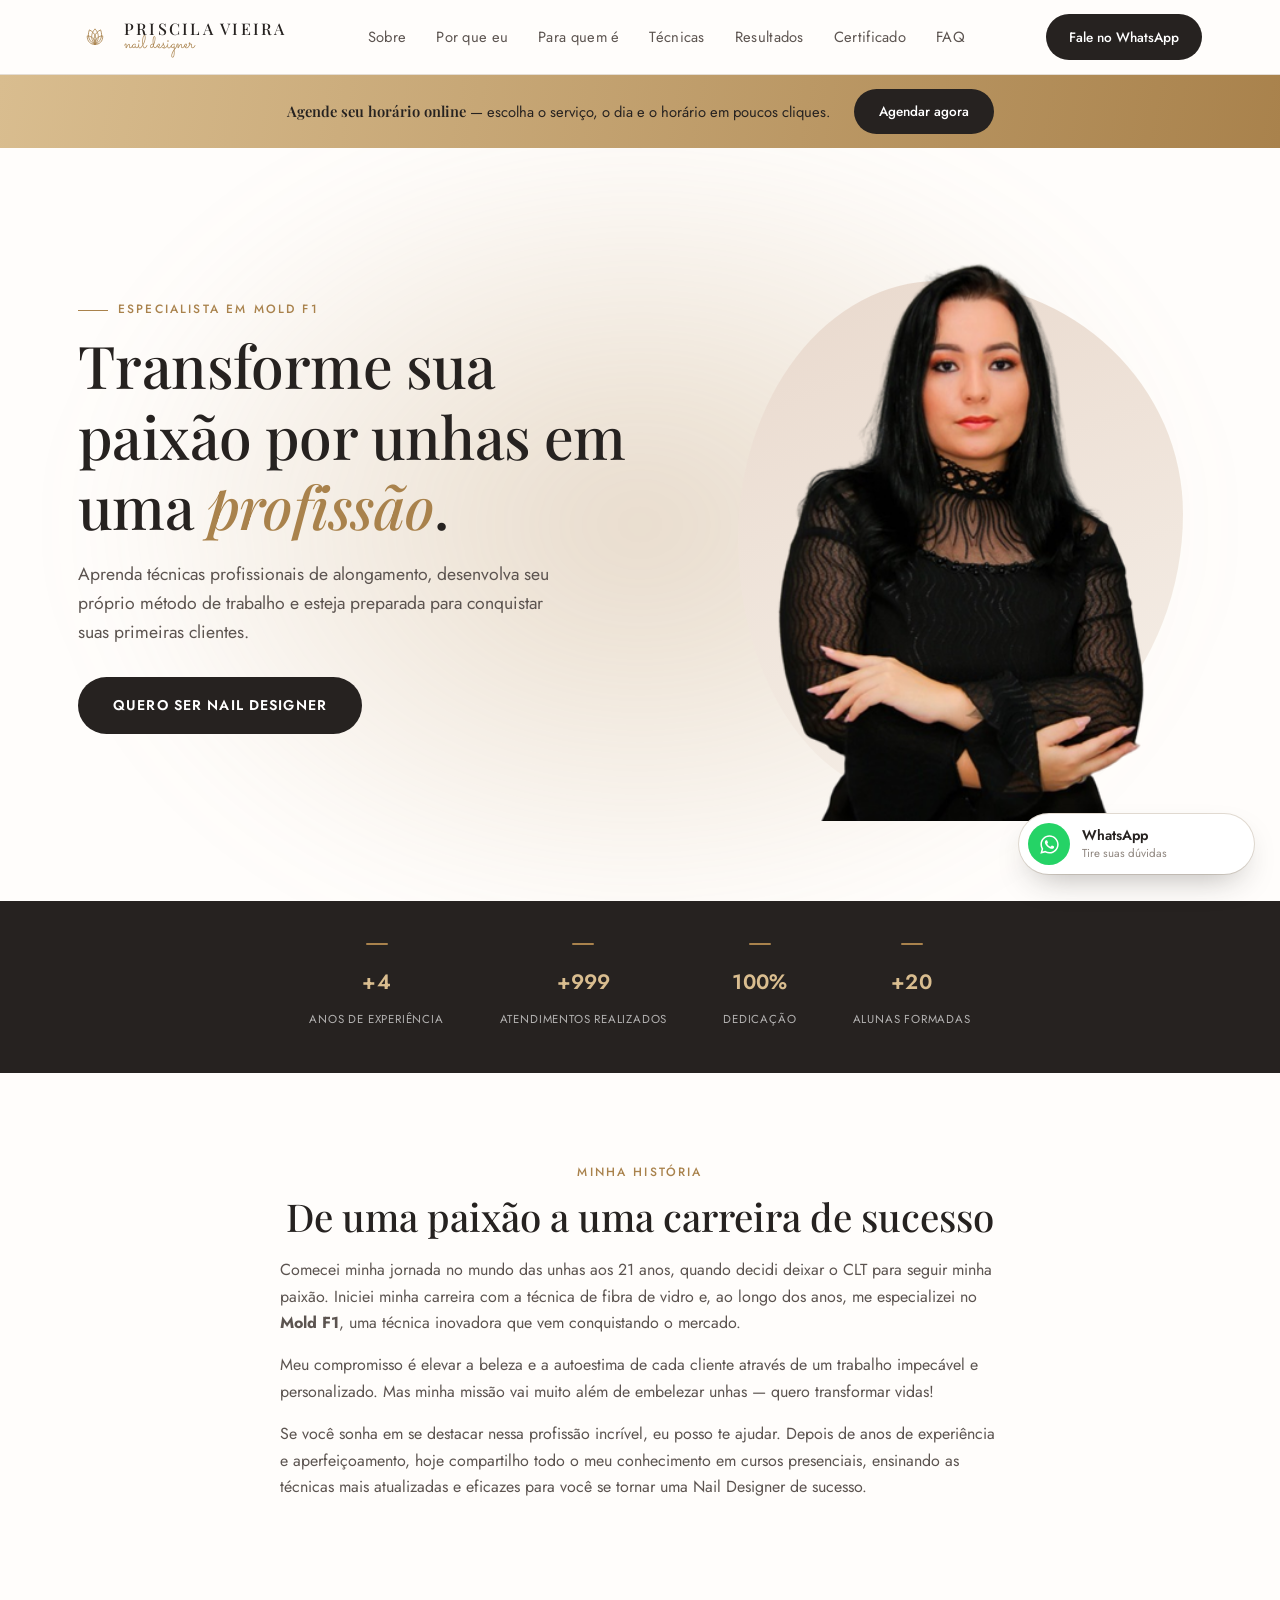
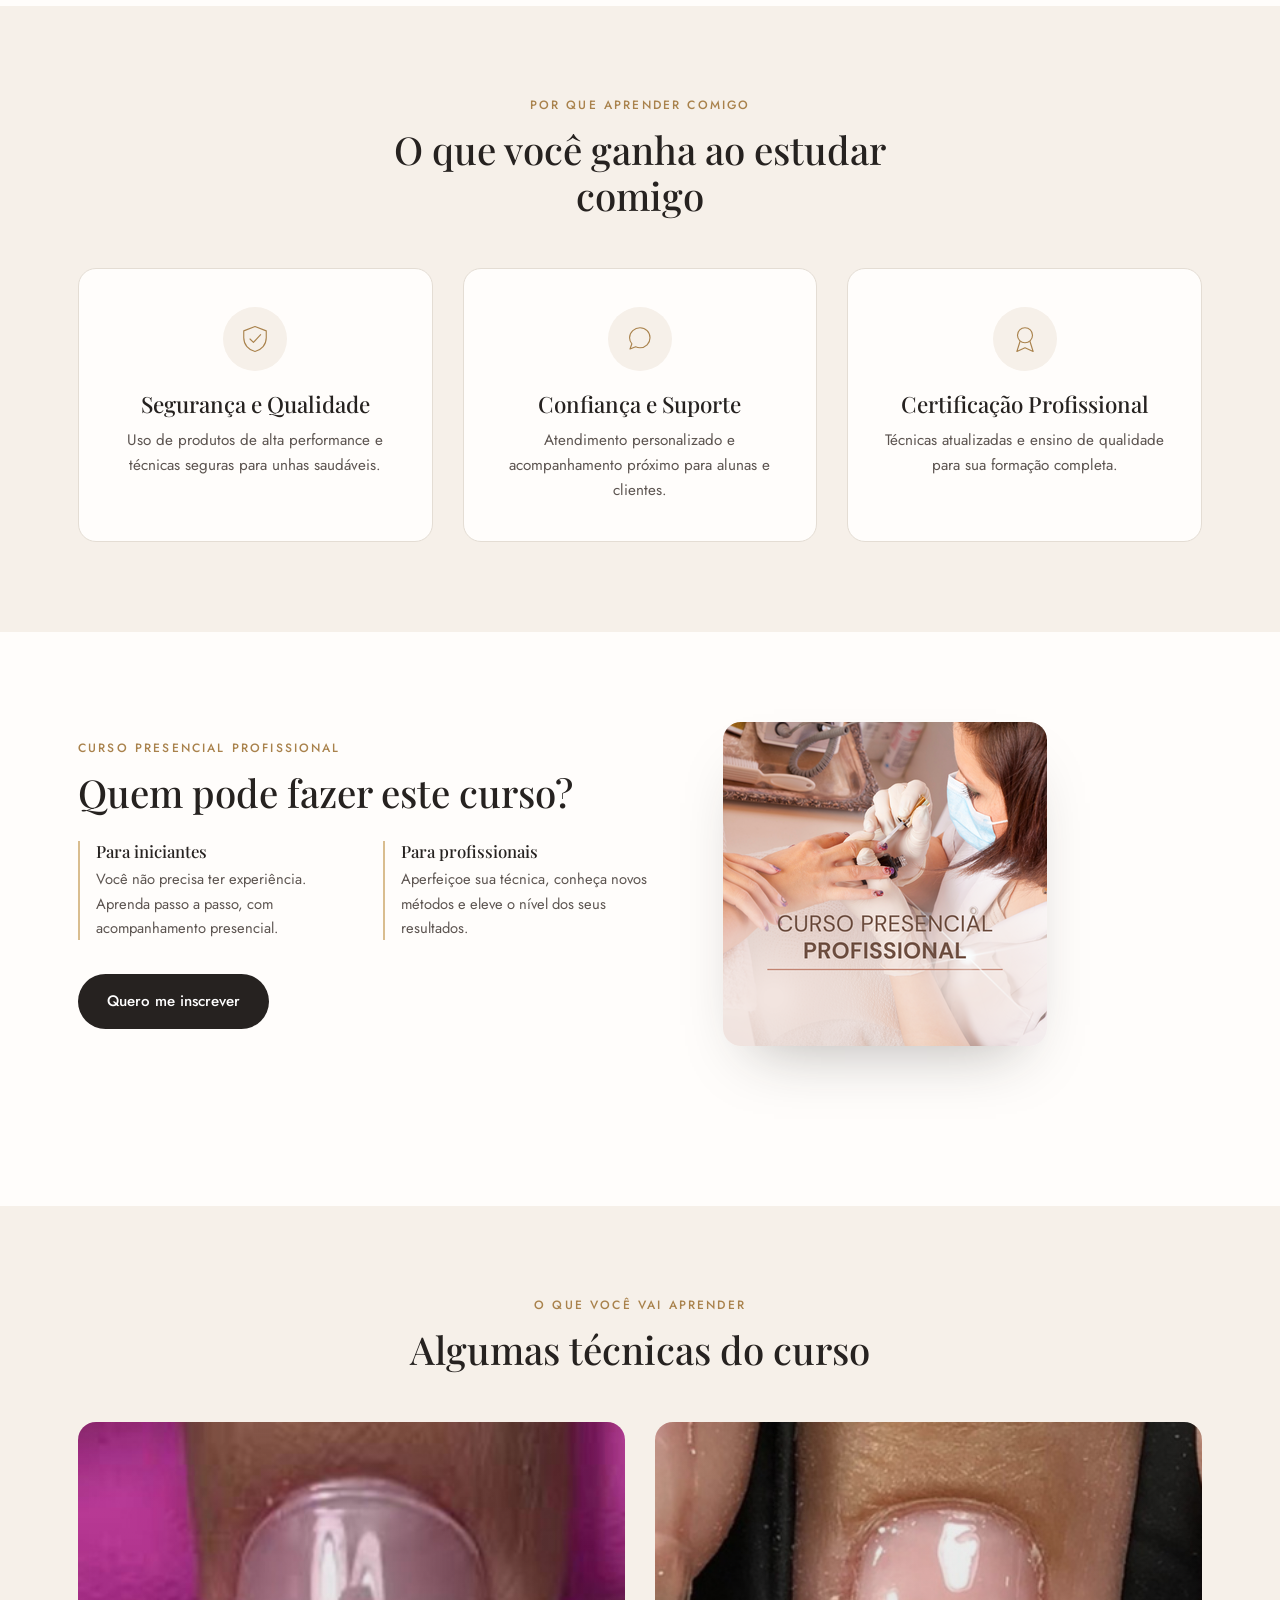
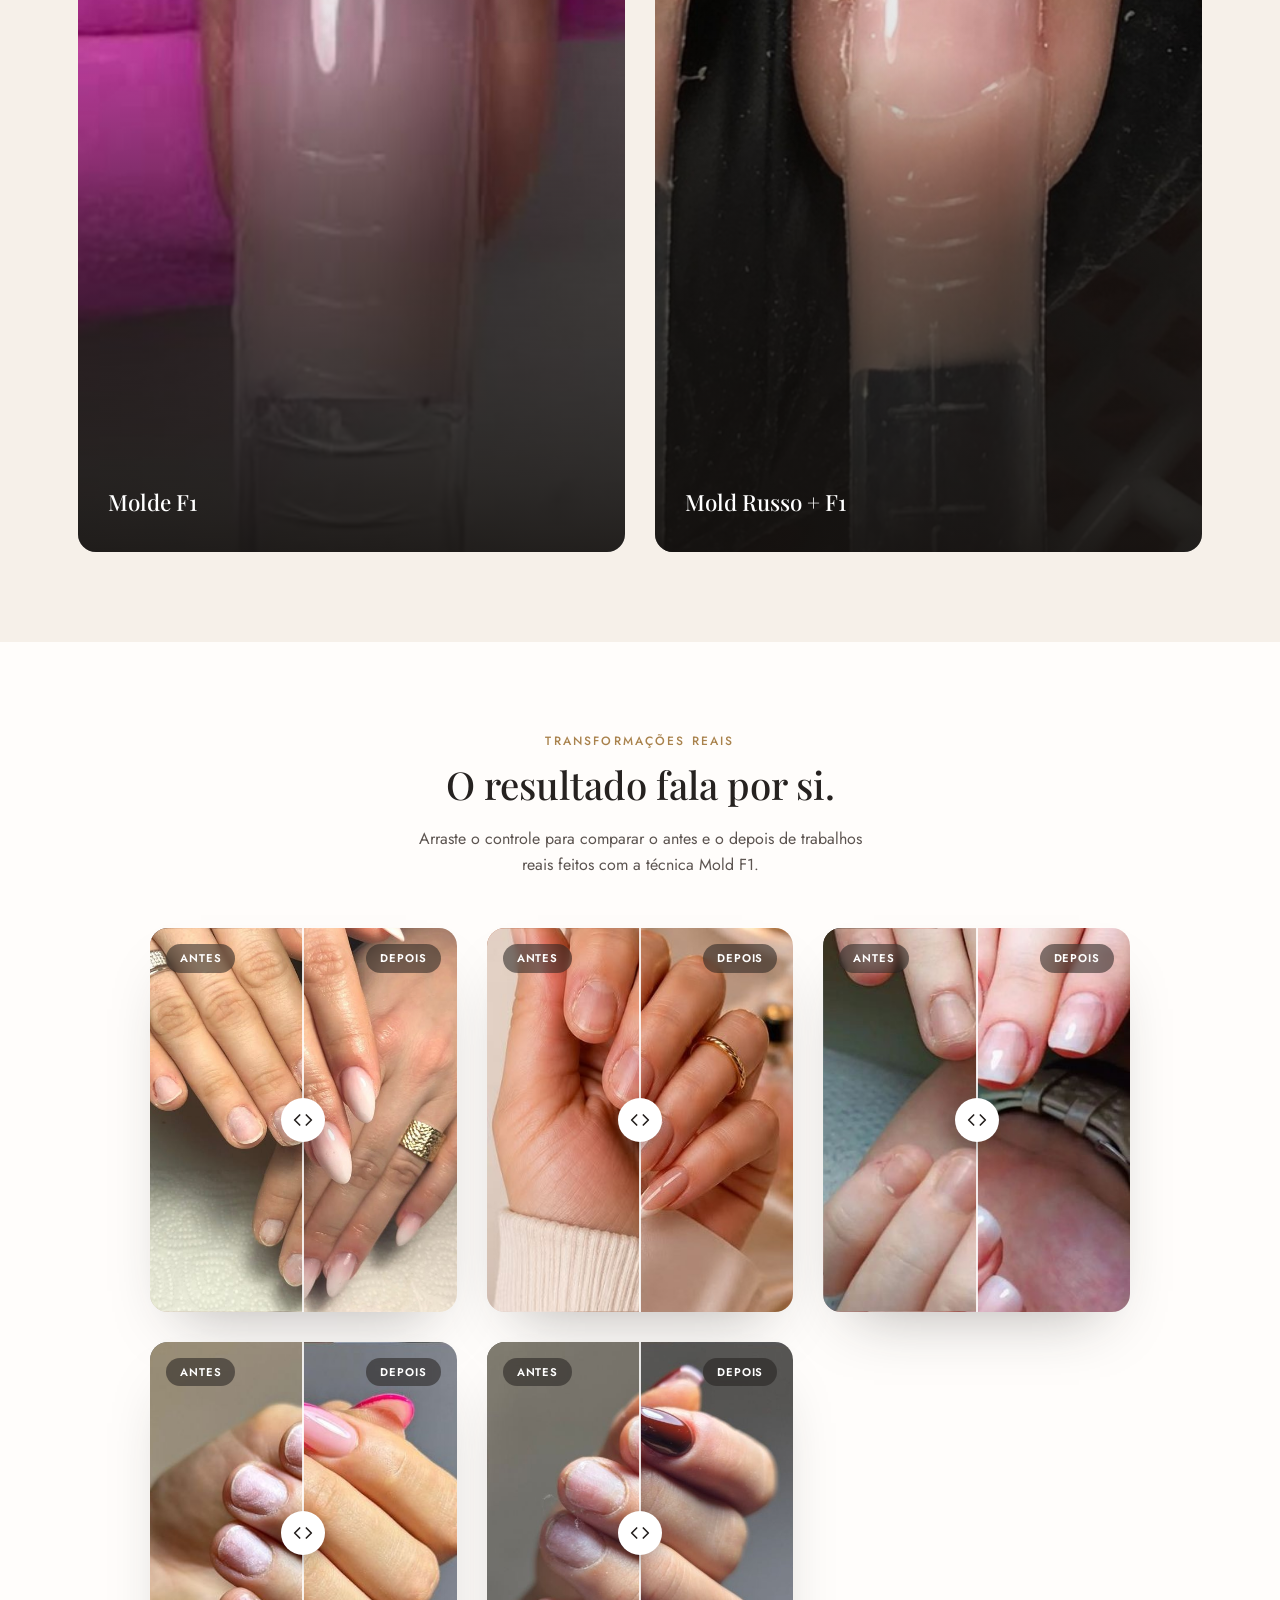
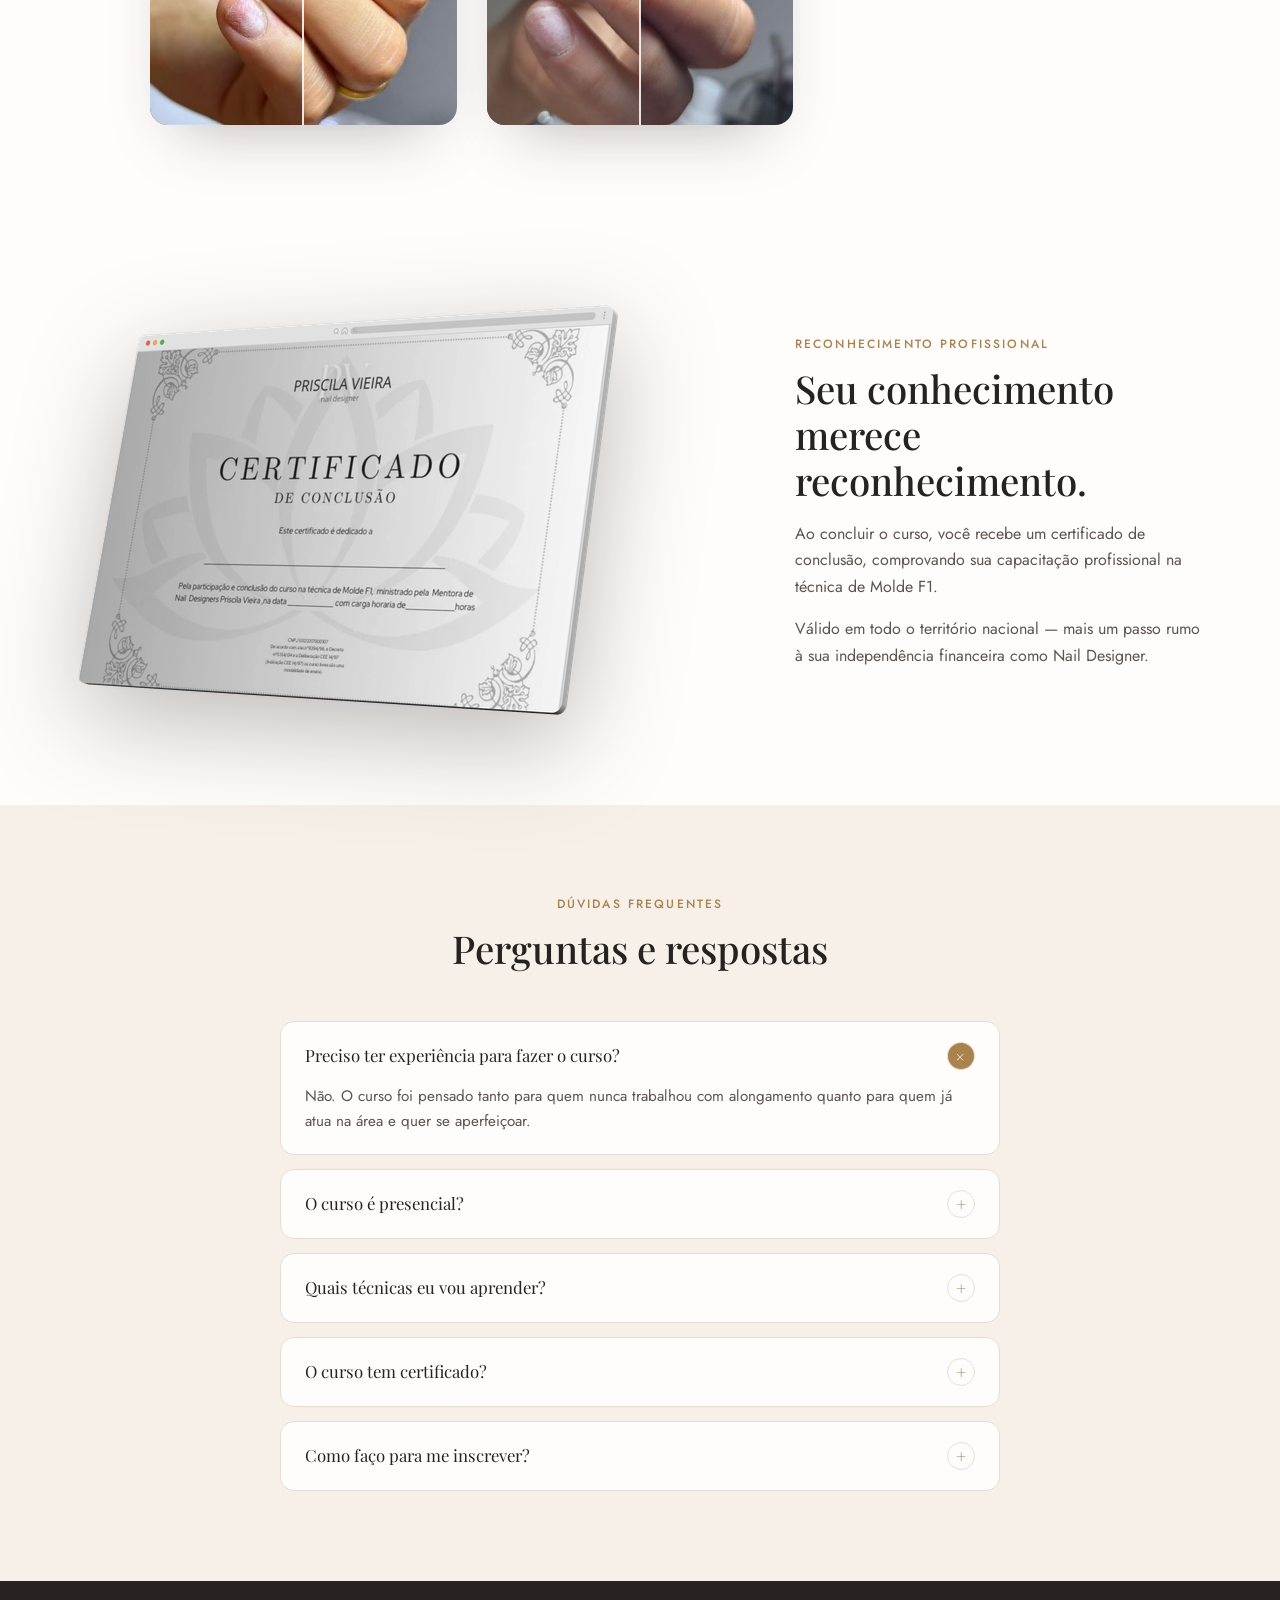
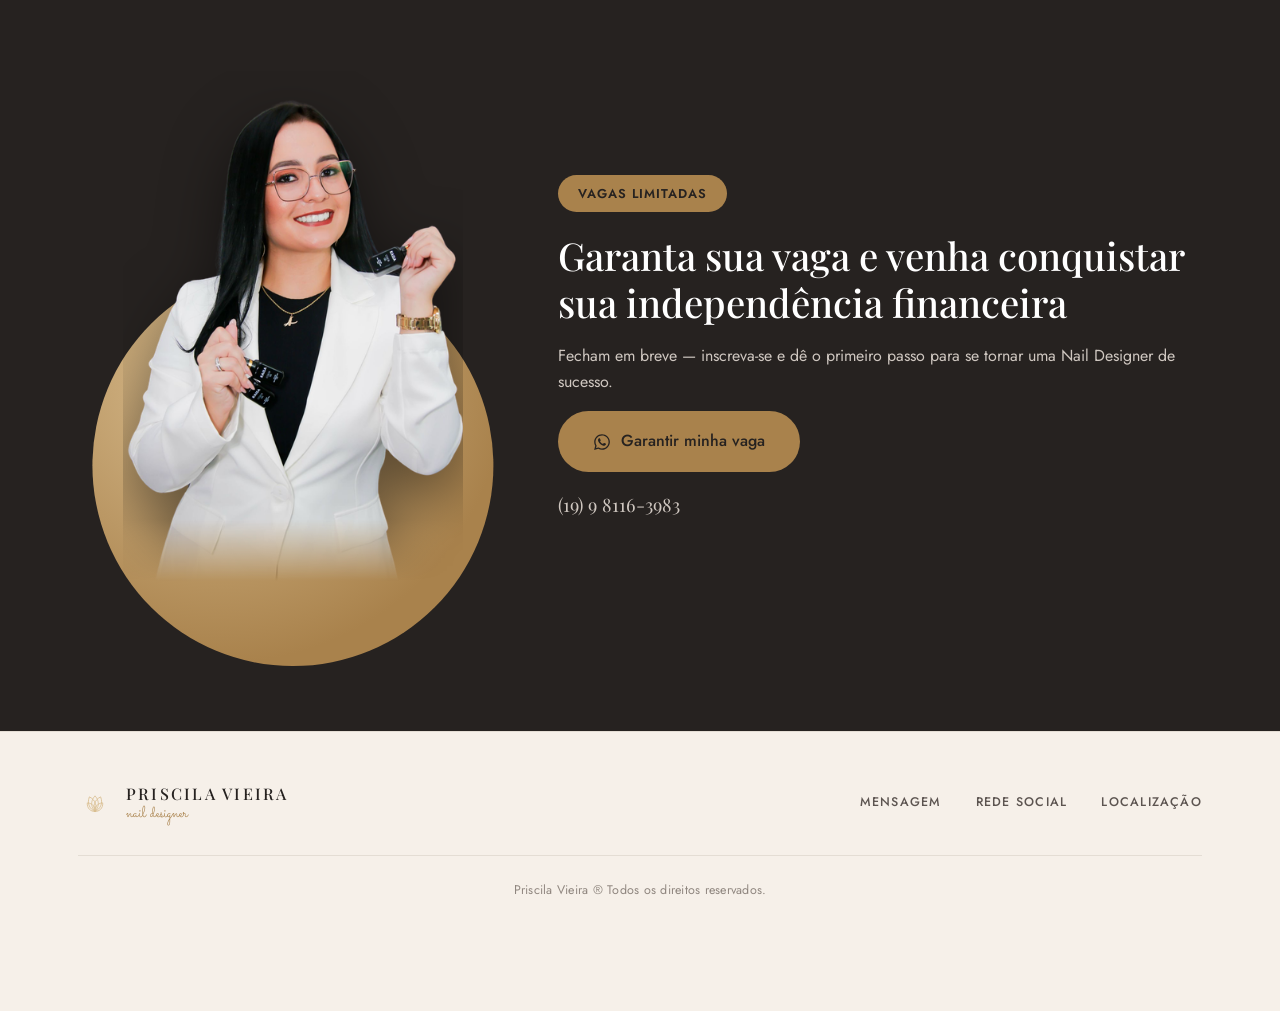
<file: index.html>
<!DOCTYPE html>
<html lang="pt-BR">
<head>
<meta charset="UTF-8">
<meta name="viewport" content="width=device-width, initial-scale=1.0">
<title>Priscila Vieira | Nail Designer &amp; Mentora</title>
<meta name="description" content="Priscila Vieira, Nail Designer especializada em Molde F1. Cursos presenciais profissionais com certificado nacional. Garanta sua vaga.">
<link rel="preconnect" href="https://fonts.googleapis.com">
<link rel="preconnect" href="https://fonts.gstatic.com" crossorigin>
<link href="https://fonts.googleapis.com/css2?family=Playfair+Display:ital,wght@0,400;0,500;0,600;1,400&family=Jost:wght@300;400;500;600&family=Sacramento&display=swap" rel="stylesheet">
<link rel="stylesheet" href="css/style.css">
</head>
<body>

<!-- ===== HEADER ===== -->
<header class="site-header" id="topo">
  <div class="container header-inner">
    <a href="#topo" class="logo">
      <svg class="logo-mark" viewBox="0 0 100 60" aria-hidden="true">
        <path d="M50 52 C41 44 38 30 50 18 C62 30 59 44 50 52 Z" transform="rotate(-42 50 52)"/>
        <path d="M50 52 C39 41 35 22 50 6 C65 22 61 41 50 52 Z" transform="rotate(-21 50 52)"/>
        <path d="M50 52 C39 41 35 22 50 6 C65 22 61 41 50 52 Z"/>
        <path d="M50 52 C39 41 35 22 50 6 C65 22 61 41 50 52 Z" transform="rotate(21 50 52)"/>
        <path d="M50 52 C41 44 38 30 50 18 C62 30 59 44 50 52 Z" transform="rotate(42 50 52)"/>
      </svg>
      <span class="logo-text">
        <strong>Priscila Vieira</strong>
        <em>nail designer</em>
      </span>
    </a>

    <nav class="main-nav" id="mainNav">
      <a href="#sobre">Sobre</a>
      <a href="#porque">Por que eu</a>
      <a href="#curso">Para quem é</a>
      <a href="#tecnicas">Técnicas</a>
      <a href="#resultados">Resultados</a>
      <a href="#certificado">Certificado</a>
      <a href="#faq">FAQ</a>
    </nav>

    <a href="https://wa.me/5519981163983?text=Ol%C3%A1%20Priscila%2C%20quero%20saber%20mais%20sobre%20o%20curso%20de%20Nail%20Designer!" class="btn btn-primary btn-nav" target="_blank" rel="noopener">Fale no WhatsApp</a>

    <button class="nav-toggle" id="navToggle" aria-label="Abrir menu" aria-expanded="false">
      <span></span><span></span><span></span>
    </button>
  </div>
</header>

<!-- ===== PROMO AGENDAMENTO ===== -->
<div class="promo-bar">
  <div class="container promo-bar-inner">
    <p><strong>Agende seu horário online</strong> — escolha o serviço, o dia e o horário em poucos cliques.</p>
    <a href="agendamento.html" class="btn btn-primary">Agendar agora</a>
  </div>
</div>

<!-- ===== HERO ===== -->
<section class="hero">
  <div class="hero-glow" aria-hidden="true"></div>
  <div class="container hero-inner">
    <div class="hero-copy">
      <p class="eyebrow hero-in delay-1"><span class="eyebrow-line"></span>Especialista em Mold F1</p>
      <h1 class="hero-in delay-2">Transforme sua paixão por unhas em uma <em>profissão</em>.</h1>
      <p class="lead hero-in delay-3">Aprenda técnicas profissionais de alongamento, desenvolva seu próprio método de trabalho e esteja preparada para conquistar suas primeiras clientes.</p>
      <div class="hero-actions hero-in delay-4">
        <a href="https://wa.me/5519981163983?text=Ol%C3%A1%20Priscila%2C%20quero%20saber%20mais%20sobre%20o%20curso%20de%20Nail%20Designer!" class="btn btn-primary btn-lg" target="_blank" rel="noopener">Quero ser Nail Designer</a>
      </div>
    </div>
    <div class="hero-media hero-in-media">
      <div class="hero-blob"></div>
      <img src="assets/images/priscila-hero.png" alt="Priscila Vieira, Nail Designer" class="hero-photo">
    </div>
  </div>
</section>

<!-- ===== NÚMEROS / AUTORIDADE ===== -->
<section class="stats-band" id="numeros">
  <div class="container stats-band-inner">
    <div class="reveal"><strong>+4</strong><span>anos de experiência</span></div>
    <div class="reveal"><strong>+999</strong><span>atendimentos realizados</span></div>
    <div class="reveal"><strong>100%</strong><span>dedicação</span></div>
    <div class="reveal"><strong>+20</strong><span>alunas formadas</span></div>
  </div>
</section>

<!-- ===== SOBRE ===== -->
<section class="section" id="sobre">
  <div class="container">
    <div class="about-copy reveal">
      <p class="eyebrow">Minha história</p>
      <h2>De uma paixão a uma carreira de sucesso</h2>
      <p>Comecei minha jornada no mundo das unhas aos 21 anos, quando decidi deixar o CLT para seguir minha paixão. Iniciei minha carreira com a técnica de fibra de vidro e, ao longo dos anos, me especializei no <strong>Mold F1</strong>, uma técnica inovadora que vem conquistando o mercado.</p>
      <p>Meu compromisso é elevar a beleza e a autoestima de cada cliente através de um trabalho impecável e personalizado. Mas minha missão vai muito além de embelezar unhas — quero transformar vidas!</p>
      <p>Se você sonha em se destacar nessa profissão incrível, eu posso te ajudar. Depois de anos de experiência e aperfeiçoamento, hoje compartilho todo o meu conhecimento em cursos presenciais, ensinando as técnicas mais atualizadas e eficazes para você se tornar uma Nail Designer de sucesso.</p>
    </div>
  </div>
</section>

<!-- ===== POR QUE APRENDER COM ELA ===== -->
<section class="section section-soft" id="porque">
  <div class="container">
    <div class="section-head reveal">
      <p class="eyebrow">Por que aprender comigo</p>
      <h2>O que você ganha ao estudar comigo</h2>
    </div>
    <div class="cards-3">
      <div class="feature-card reveal">
        <div class="feature-icon">
          <svg viewBox="0 0 48 48" aria-hidden="true"><path d="M24 4 L42 11 V22 C42 33 34.5 41.5 24 44 C13.5 41.5 6 33 6 22 V11 Z"/><path d="M16 24 L21.5 29.5 L33 17" fill="none"/></svg>
        </div>
        <h3>Segurança e Qualidade</h3>
        <p>Uso de produtos de alta performance e técnicas seguras para unhas saudáveis.</p>
      </div>
      <div class="feature-card reveal">
        <div class="feature-icon">
          <svg viewBox="0 0 48 48" aria-hidden="true"><path d="M24 6 C33 6 40 13 40 22 C40 31 33 38 24 38 C21.5 38 19.1 37.4 17 36.4 L8 40 L11 31.6 C8.7 28.9 7.3 25.6 7.3 22 C7.3 13 15.5 6 24 6 Z"/></svg>
        </div>
        <h3>Confiança e Suporte</h3>
        <p>Atendimento personalizado e acompanhamento próximo para alunas e clientes.</p>
      </div>
      <div class="feature-card reveal">
        <div class="feature-icon">
          <svg viewBox="0 0 48 48" aria-hidden="true"><circle cx="24" cy="18" r="12"/><path d="M16 28 L11 44 L24 38 L37 44 L32 28" fill="none"/></svg>
        </div>
        <h3>Certificação Profissional</h3>
        <p>Técnicas atualizadas e ensino de qualidade para sua formação completa.</p>
      </div>
    </div>
  </div>
</section>

<!-- ===== PARA QUEM É O CURSO ===== -->
<section class="section" id="curso">
  <div class="container curso-grid">
    <div class="curso-copy reveal">
      <p class="eyebrow">Curso presencial profissional</p>
      <h2>Quem pode fazer este curso?</h2>
      <div class="curso-audience">
        <div class="curso-audience-item">
          <h3>Para iniciantes</h3>
          <p>Você não precisa ter experiência. Aprenda passo a passo, com acompanhamento presencial.</p>
        </div>
        <div class="curso-audience-item">
          <h3>Para profissionais</h3>
          <p>Aperfeiçoe sua técnica, conheça novos métodos e eleve o nível dos seus resultados.</p>
        </div>
      </div>
      <a href="https://wa.me/5519981163983?text=Ol%C3%A1%20Priscila%2C%20quero%20saber%20mais%20sobre%20o%20curso%20de%20Nail%20Designer!" class="btn btn-primary" target="_blank" rel="noopener">Quero me inscrever</a>
    </div>
    <div class="curso-media reveal">
      <img src="assets/images/curso-presencial.png" alt="Curso presencial profissional de Nail Design">
    </div>
  </div>
</section>

<!-- ===== O QUE VOCÊ VAI APRENDER (TÉCNICAS) ===== -->
<section class="section section-soft" id="tecnicas">
  <div class="container">
    <div class="section-head reveal">
      <p class="eyebrow">O que você vai aprender</p>
      <h2>Algumas técnicas do curso</h2>
    </div>

    <div class="tecnica-grid">
      <div class="tecnica-card reveal" tabindex="0">
        <div class="tecnica-media">
          <img src="assets/images/tecnica-f1.jpeg" alt="Técnica de Molde F1 aplicada em unha">
          <div class="tecnica-overlay"></div>
        </div>
        <div class="tecnica-content">
          <div class="tecnica-top">
            <h3>Molde F1</h3>
            <span class="tecnica-icon">
              <svg viewBox="0 0 24 24" aria-hidden="true"><path d="M5 12h14M13 6l6 6-6 6" fill="none" stroke="currentColor" stroke-width="1.8" stroke-linecap="round" stroke-linejoin="round"/></svg>
            </span>
          </div>
          <div class="tecnica-reveal">
            <div>
              <p class="tecnica-tagline">Praticidade + velocidade + acabamento</p>
              <ul class="check-list">
                <li>Lixamento mínimo</li>
                <li>Curvatura natural</li>
                <li>Maior agilidade</li>
                <li>Ideal para iniciantes</li>
              </ul>
            </div>
          </div>
        </div>
      </div>

      <div class="tecnica-card reveal" tabindex="0">
        <div class="tecnica-media">
          <img src="assets/images/tecnica-russo.jpeg" alt="Técnica híbrida Mold Russo e Mold F1 aplicada em unha">
          <div class="tecnica-overlay"></div>
        </div>
        <div class="tecnica-content">
          <div class="tecnica-top">
            <h3>Mold Russo + F1</h3>
            <span class="tecnica-icon">
              <svg viewBox="0 0 24 24" aria-hidden="true"><path d="M5 12h14M13 6l6 6-6 6" fill="none" stroke="currentColor" stroke-width="1.8" stroke-linecap="round" stroke-linejoin="round"/></svg>
            </span>
          </div>
          <div class="tecnica-reveal">
            <div>
              <p class="tecnica-tagline">Resistência + rapidez + acabamento fino</p>
              <ul class="check-list">
                <li>Curvatura C mais definida</li>
                <li>Aplicação mais rápida</li>
                <li>Acabamento fino e natural</li>
                <li>Une velocidade e perfeição</li>
              </ul>
            </div>
          </div>
        </div>
      </div>
    </div>
  </div>
</section>

<!-- ===== RESULTADOS ===== -->
<section class="section" id="resultados">
  <div class="container">
    <div class="section-head reveal">
      <p class="eyebrow">Transformações reais</p>
      <h2>O resultado fala por si.</h2>
      <p class="section-sub">Arraste o controle para comparar o antes e o depois de trabalhos reais feitos com a técnica Mold F1.</p>
    </div>
    <div class="ba-row">
      <div class="ba-slider reveal" role="group" aria-label="Comparação antes e depois de alongamento de unhas 1">
        <div class="ba-frame">
          <img class="ba-img ba-img-after" src="assets/images/resultados/after-01.jpg" alt="Unhas depois do procedimento, técnica Mold F1">
          <div class="ba-before-wrap">
            <img class="ba-img ba-img-before" src="assets/images/resultados/before-01.jpg" alt="Unhas antes do procedimento">
          </div>
          <div class="ba-divider">
            <span class="ba-handle" tabindex="0" role="slider" aria-label="Controle de comparação" aria-valuemin="0" aria-valuemax="100" aria-valuenow="50">
              <svg viewBox="0 0 24 24" aria-hidden="true"><path d="M8 6 L2 12 L8 18" fill="none" stroke="currentColor" stroke-width="2" stroke-linecap="round" stroke-linejoin="round"/><path d="M16 6 L22 12 L16 18" fill="none" stroke="currentColor" stroke-width="2" stroke-linecap="round" stroke-linejoin="round"/></svg>
            </span>
          </div>
          <span class="ba-tag ba-tag-before">Antes</span>
          <span class="ba-tag ba-tag-after">Depois</span>
        </div>
      </div>

      <div class="ba-slider reveal" role="group" aria-label="Comparação antes e depois de alongamento de unhas 2">
        <div class="ba-frame">
          <img class="ba-img ba-img-after" src="assets/images/resultados/after-02.jpg" alt="Unhas depois do procedimento, técnica Mold F1">
          <div class="ba-before-wrap">
            <img class="ba-img ba-img-before" src="assets/images/resultados/before-02.jpg" alt="Unhas antes do procedimento">
          </div>
          <div class="ba-divider">
            <span class="ba-handle" tabindex="0" role="slider" aria-label="Controle de comparação" aria-valuemin="0" aria-valuemax="100" aria-valuenow="50">
              <svg viewBox="0 0 24 24" aria-hidden="true"><path d="M8 6 L2 12 L8 18" fill="none" stroke="currentColor" stroke-width="2" stroke-linecap="round" stroke-linejoin="round"/><path d="M16 6 L22 12 L16 18" fill="none" stroke="currentColor" stroke-width="2" stroke-linecap="round" stroke-linejoin="round"/></svg>
            </span>
          </div>
          <span class="ba-tag ba-tag-before">Antes</span>
          <span class="ba-tag ba-tag-after">Depois</span>
        </div>
      </div>

      <div class="ba-slider reveal" role="group" aria-label="Comparação antes e depois de alongamento de unhas 3">
        <div class="ba-frame">
          <img class="ba-img ba-img-after" src="assets/images/resultados/after-03.jpg" alt="Unhas depois do procedimento, técnica Mold F1">
          <div class="ba-before-wrap">
            <img class="ba-img ba-img-before" src="assets/images/resultados/before-03.jpg" alt="Unhas antes do procedimento">
          </div>
          <div class="ba-divider">
            <span class="ba-handle" tabindex="0" role="slider" aria-label="Controle de comparação" aria-valuemin="0" aria-valuemax="100" aria-valuenow="50">
              <svg viewBox="0 0 24 24" aria-hidden="true"><path d="M8 6 L2 12 L8 18" fill="none" stroke="currentColor" stroke-width="2" stroke-linecap="round" stroke-linejoin="round"/><path d="M16 6 L22 12 L16 18" fill="none" stroke="currentColor" stroke-width="2" stroke-linecap="round" stroke-linejoin="round"/></svg>
            </span>
          </div>
          <span class="ba-tag ba-tag-before">Antes</span>
          <span class="ba-tag ba-tag-after">Depois</span>
        </div>
      </div>

      <div class="ba-slider reveal" role="group" aria-label="Comparação antes e depois de alongamento de unhas 4">
        <div class="ba-frame">
          <img class="ba-img ba-img-after" src="assets/images/resultados/after-04.jpg" alt="Unhas depois do procedimento, técnica Mold F1">
          <div class="ba-before-wrap">
            <img class="ba-img ba-img-before" src="assets/images/resultados/before-04.jpg" alt="Unhas antes do procedimento">
          </div>
          <div class="ba-divider">
            <span class="ba-handle" tabindex="0" role="slider" aria-label="Controle de comparação" aria-valuemin="0" aria-valuemax="100" aria-valuenow="50">
              <svg viewBox="0 0 24 24" aria-hidden="true"><path d="M8 6 L2 12 L8 18" fill="none" stroke="currentColor" stroke-width="2" stroke-linecap="round" stroke-linejoin="round"/><path d="M16 6 L22 12 L16 18" fill="none" stroke="currentColor" stroke-width="2" stroke-linecap="round" stroke-linejoin="round"/></svg>
            </span>
          </div>
          <span class="ba-tag ba-tag-before">Antes</span>
          <span class="ba-tag ba-tag-after">Depois</span>
        </div>
      </div>

      <div class="ba-slider reveal" role="group" aria-label="Comparação antes e depois de alongamento de unhas 5">
        <div class="ba-frame">
          <img class="ba-img ba-img-after" src="assets/images/resultados/after-05.jpg" alt="Unhas depois do procedimento, técnica Mold F1">
          <div class="ba-before-wrap">
            <img class="ba-img ba-img-before" src="assets/images/resultados/before-05.jpg" alt="Unhas antes do procedimento">
          </div>
          <div class="ba-divider">
            <span class="ba-handle" tabindex="0" role="slider" aria-label="Controle de comparação" aria-valuemin="0" aria-valuemax="100" aria-valuenow="50">
              <svg viewBox="0 0 24 24" aria-hidden="true"><path d="M8 6 L2 12 L8 18" fill="none" stroke="currentColor" stroke-width="2" stroke-linecap="round" stroke-linejoin="round"/><path d="M16 6 L22 12 L16 18" fill="none" stroke="currentColor" stroke-width="2" stroke-linecap="round" stroke-linejoin="round"/></svg>
            </span>
          </div>
          <span class="ba-tag ba-tag-before">Antes</span>
          <span class="ba-tag ba-tag-after">Depois</span>
        </div>
      </div>
    </div>
  </div>
</section>

<!-- ===== CERTIFICADO ===== -->
<section class="section" id="certificado">
  <div class="container certificado-grid">
    <div class="certificado-media reveal" id="certificadoTilt">
      <img src="assets/images/certificado.png" alt="Certificado de conclusão do curso Priscila Vieira Nail Designer">
    </div>
    <div class="certificado-copy reveal">
      <p class="eyebrow">Reconhecimento profissional</p>
      <h2>Seu conhecimento merece reconhecimento.</h2>
      <p>Ao concluir o curso, você recebe um certificado de conclusão, comprovando sua capacitação profissional na técnica de Molde F1.</p>
      <p>Válido em todo o território nacional — mais um passo rumo à sua independência financeira como Nail Designer.</p>
    </div>
  </div>
</section>

<!-- ===== FAQ ===== -->
<section class="section section-soft" id="faq">
  <div class="container">
    <div class="section-head reveal">
      <p class="eyebrow">Dúvidas frequentes</p>
      <h2>Perguntas e respostas</h2>
    </div>
    <div class="faq-list reveal">
      <details class="faq-item" open>
        <summary>Preciso ter experiência para fazer o curso?</summary>
        <p>Não. O curso foi pensado tanto para quem nunca trabalhou com alongamento quanto para quem já atua na área e quer se aperfeiçoar.</p>
      </details>
      <details class="faq-item">
        <summary>O curso é presencial?</summary>
        <p>Sim, as aulas são 100% presenciais, com acompanhamento direto e feedback personalizado durante a prática.</p>
      </details>
      <details class="faq-item">
        <summary>Quais técnicas eu vou aprender?</summary>
        <p>Você vai aprender a técnica de Molde F1 e a técnica híbrida Mold Russo + Mold F1, além de detalhes práticos do dia a dia de uma Nail Designer.</p>
      </details>
      <details class="faq-item">
        <summary>O curso tem certificado?</summary>
        <p>Sim, você recebe um certificado de conclusão válido em todo o território nacional.</p>
      </details>
      <details class="faq-item">
        <summary>Como faço para me inscrever?</summary>
        <p>É simples: clique em qualquer botão do site para falar comigo no WhatsApp e garantir sua vaga — as turmas são limitadas.</p>
      </details>
    </div>
  </div>
</section>

<!-- ===== CTA FINAL ===== -->
<section class="section cta-final" id="contato">
  <div class="container cta-grid">
    <div class="cta-media reveal">
      <img src="assets/images/priscila-cta.png" alt="Priscila Vieira">
    </div>
    <div class="cta-copy reveal">
      <span class="badge-limited">Vagas Limitadas</span>
      <h2>Garanta sua vaga e venha conquistar sua independência financeira</h2>
      <p>Fecham em breve — inscreva-se e dê o primeiro passo para se tornar uma Nail Designer de sucesso.</p>
      <a href="https://wa.me/5519981163983?text=Ol%C3%A1%20Priscila%2C%20quero%20garantir%20minha%20vaga%20no%20curso!" class="btn btn-primary btn-lg" target="_blank" rel="noopener">
        <svg viewBox="0 0 448 512" aria-hidden="true"><path d="M380.9 97.1C339 55.1 283.2 32 223.9 32c-122.4 0-222 99.6-222 222 0 39.1 10.2 77.3 29.6 111L0 480l117.7-30.9c32.4 17.7 68.9 27 106.1 27h.1c122.3 0 224.1-99.6 224.1-222 0-59.3-25.2-115-67.1-157zm-157 341.6c-33.2 0-65.7-8.9-94-25.7l-6.7-4-69.8 18.3L72 359.2l-4.4-7c-18.5-29.4-28.2-63.3-28.2-98.2 0-101.7 82.8-184.5 184.6-184.5 49.3 0 95.6 19.2 130.4 54.1 34.8 34.9 56.2 81.2 56.1 130.5 0 101.8-84.9 184.6-186.6 184.6zm101.2-138.2c-5.5-2.8-32.8-16.2-37.9-18-5.1-1.9-8.8-2.8-12.5 2.8-3.7 5.6-14.3 18-17.6 21.8-3.2 3.7-6.5 4.2-12 1.4-32.6-16.3-54-29.1-75.5-66-5.7-9.8 5.7-9.1 16.3-30.3 1.8-3.7.9-6.9-.5-9.7-1.4-2.8-12.5-30.1-17.1-41.2-4.5-10.8-9.1-9.3-12.5-9.5-3.2-.2-6.9-.2-10.6-.2-3.7 0-9.7 1.4-14.8 6.9-5.1 5.6-19.4 19-19.4 46.3 0 27.3 19.9 53.7 22.6 57.4 2.8 3.7 39.1 59.7 94.8 83.8 35.2 15.2 49 16.5 66.6 13.9 10.7-1.6 32.8-13.4 37.4-26.4 4.6-13 4.6-24.1 3.2-26.4-1.3-2.5-5-3.9-10.5-6.6z"/></svg>
        Garantir minha vaga
      </a>
      <p class="phone">(19) 9 8116-3983</p>
    </div>
  </div>
</section>

<!-- ===== FOOTER ===== -->
<footer class="site-footer">
  <div class="container footer-inner">
    <div class="footer-brand">
      <svg class="logo-mark small" viewBox="0 0 100 60" aria-hidden="true">
        <path d="M50 52 C41 44 38 30 50 18 C62 30 59 44 50 52 Z" transform="rotate(-42 50 52)"/>
        <path d="M50 52 C39 41 35 22 50 6 C65 22 61 41 50 52 Z" transform="rotate(-21 50 52)"/>
        <path d="M50 52 C39 41 35 22 50 6 C65 22 61 41 50 52 Z"/>
        <path d="M50 52 C39 41 35 22 50 6 C65 22 61 41 50 52 Z" transform="rotate(21 50 52)"/>
        <path d="M50 52 C41 44 38 30 50 18 C62 30 59 44 50 52 Z" transform="rotate(42 50 52)"/>
      </svg>
      <div>
        <strong>Priscila Vieira</strong>
        <span>nail designer</span>
      </div>
    </div>

    <div class="footer-links">
      <a href="https://wa.me/5519981163983" target="_blank" rel="noopener">Mensagem</a>
      <a href="https://www.instagram.com/priscilavieiranails/" target="_blank" rel="noopener">Rede Social</a>
      <a href="https://maps.app.goo.gl/8G2TW1twWCZWg89y7" target="_blank" rel="noopener">Localização</a>
    </div>

    <p class="footer-copy">Priscila Vieira &reg; Todos os direitos reservados.</p>
  </div>
</footer>

<a href="https://wa.me/5519981163983?text=Ol%C3%A1%20Priscila%2C%20quero%20saber%20mais%20sobre%20o%20curso%20de%20Nail%20Designer!" class="whatsapp-float" target="_blank" rel="noopener" aria-label="Falar com a Priscila no WhatsApp">
  <span class="wa-icon">
    <svg viewBox="0 0 448 512" aria-hidden="true"><path d="M380.9 97.1C339 55.1 283.2 32 223.9 32c-122.4 0-222 99.6-222 222 0 39.1 10.2 77.3 29.6 111L0 480l117.7-30.9c32.4 17.7 68.9 27 106.1 27h.1c122.3 0 224.1-99.6 224.1-222 0-59.3-25.2-115-67.1-157zm-157 341.6c-33.2 0-65.7-8.9-94-25.7l-6.7-4-69.8 18.3L72 359.2l-4.4-7c-18.5-29.4-28.2-63.3-28.2-98.2 0-101.7 82.8-184.5 184.6-184.5 49.3 0 95.6 19.2 130.4 54.1 34.8 34.9 56.2 81.2 56.1 130.5 0 101.8-84.9 184.6-186.6 184.6zm101.2-138.2c-5.5-2.8-32.8-16.2-37.9-18-5.1-1.9-8.8-2.8-12.5 2.8-3.7 5.6-14.3 18-17.6 21.8-3.2 3.7-6.5 4.2-12 1.4-32.6-16.3-54-29.1-75.5-66-5.7-9.8 5.7-9.1 16.3-30.3 1.8-3.7.9-6.9-.5-9.7-1.4-2.8-12.5-30.1-17.1-41.2-4.5-10.8-9.1-9.3-12.5-9.5-3.2-.2-6.9-.2-10.6-.2-3.7 0-9.7 1.4-14.8 6.9-5.1 5.6-19.4 19-19.4 46.3 0 27.3 19.9 53.7 22.6 57.4 2.8 3.7 39.1 59.7 94.8 83.8 35.2 15.2 49 16.5 66.6 13.9 10.7-1.6 32.8-13.4 37.4-26.4 4.6-13 4.6-24.1 3.2-26.4-1.3-2.5-5-3.9-10.5-6.6z"/></svg>
  </span>
  <span class="wa-text">
    <span class="wa-title">
      <span class="wa-title-default">WhatsApp</span>
      <span class="wa-title-hover">Fale com a Priscila</span>
    </span>
    <small>Tire suas dúvidas</small>
  </span>
</a>

<script src="js/script.js"></script>
</body>
</html>
</file>
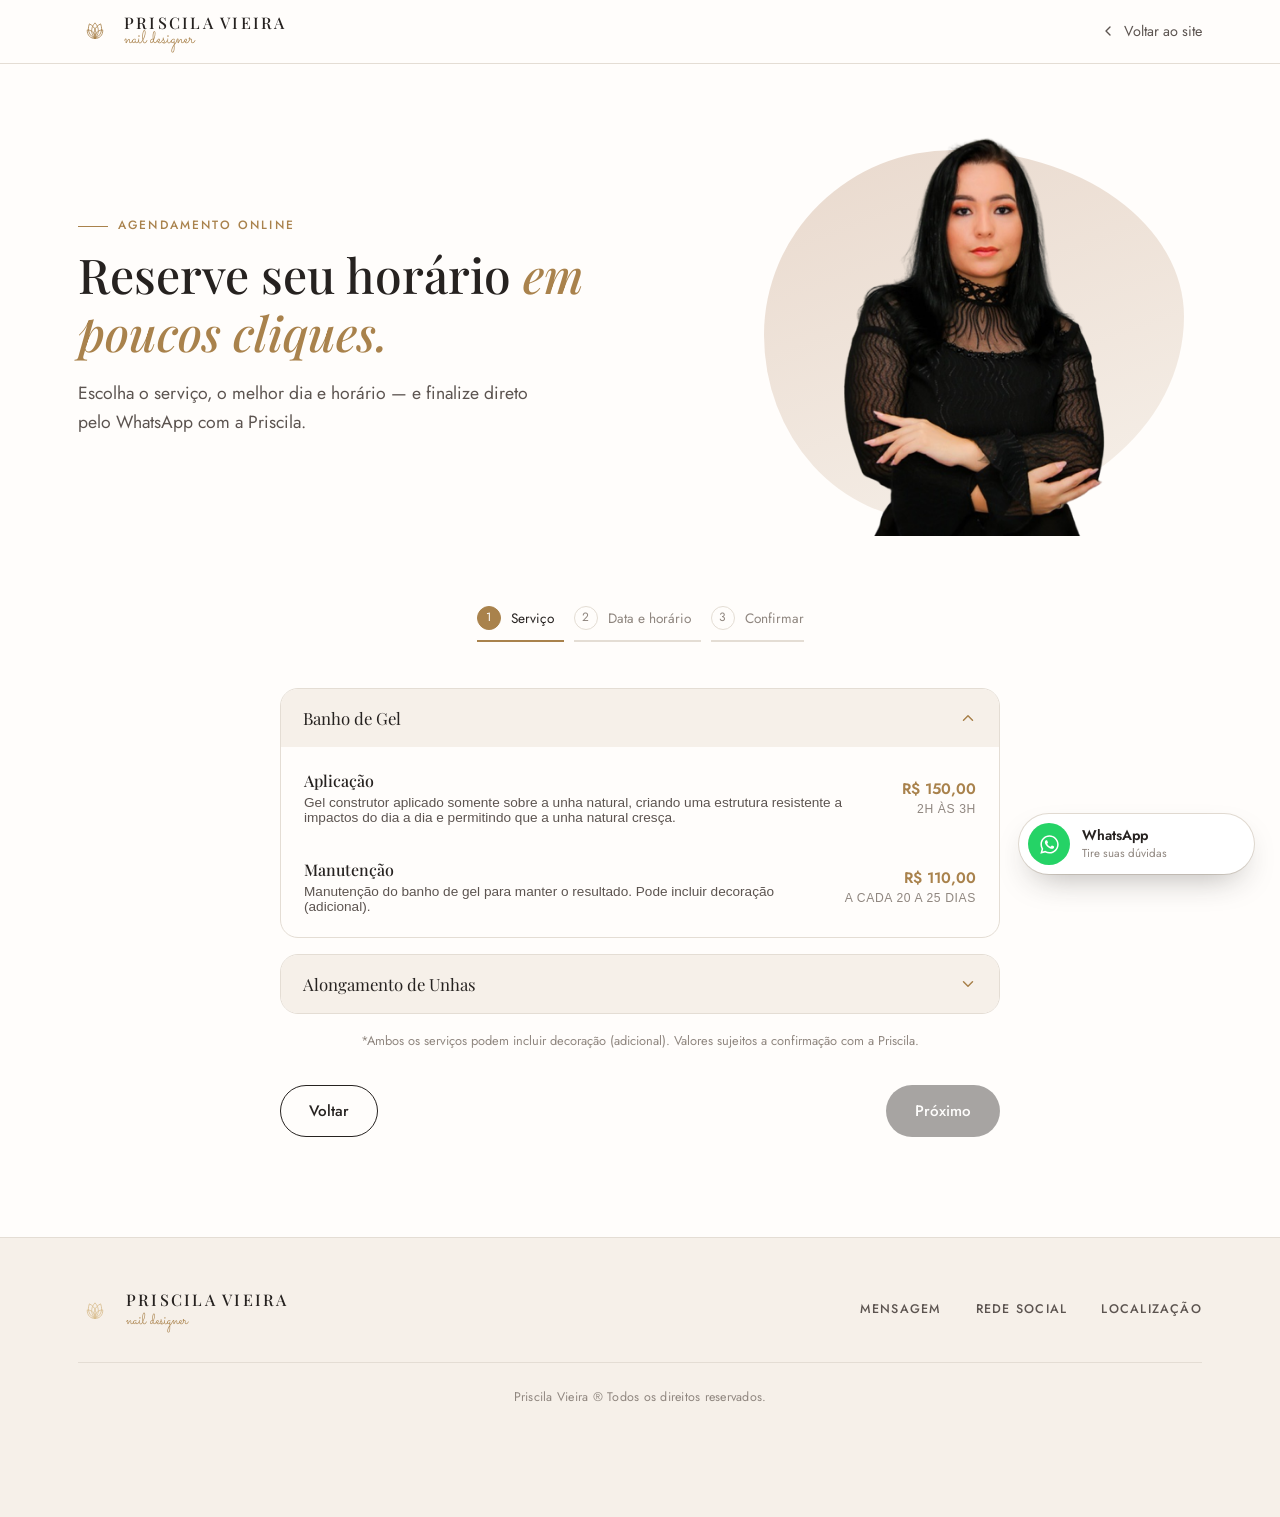
<file: agendamento.html>
<!DOCTYPE html>
<html lang="pt-BR">
<head>
<meta charset="UTF-8">
<meta name="viewport" content="width=device-width, initial-scale=1.0">
<title>Agendar Horário | Priscila Vieira Nail Designer</title>
<meta name="description" content="Agende seu horário com a Priscila Vieira: escolha o serviço, o dia e o horário em poucos cliques.">
<link rel="preconnect" href="https://fonts.googleapis.com">
<link rel="preconnect" href="https://fonts.gstatic.com" crossorigin>
<link href="https://fonts.googleapis.com/css2?family=Playfair+Display:ital,wght@0,400;0,500;0,600;1,400&family=Jost:wght@300;400;500;600&family=Sacramento&display=swap" rel="stylesheet">
<link rel="stylesheet" href="css/style.css">
<link rel="stylesheet" href="css/agendamento.css">
</head>
<body>

<!-- ===== HEADER ===== -->
<header class="site-header" id="topo">
  <div class="container header-inner">
    <a href="index.html" class="logo">
      <svg class="logo-mark" viewBox="0 0 100 60" aria-hidden="true">
        <path d="M50 52 C41 44 38 30 50 18 C62 30 59 44 50 52 Z" transform="rotate(-42 50 52)"/>
        <path d="M50 52 C39 41 35 22 50 6 C65 22 61 41 50 52 Z" transform="rotate(-21 50 52)"/>
        <path d="M50 52 C39 41 35 22 50 6 C65 22 61 41 50 52 Z"/>
        <path d="M50 52 C39 41 35 22 50 6 C65 22 61 41 50 52 Z" transform="rotate(21 50 52)"/>
        <path d="M50 52 C41 44 38 30 50 18 C62 30 59 44 50 52 Z" transform="rotate(42 50 52)"/>
      </svg>
      <span class="logo-text">
        <strong>Priscila Vieira</strong>
        <em>nail designer</em>
      </span>
    </a>
    <a href="index.html#topo" class="back-link">
      <svg viewBox="0 0 24 24" aria-hidden="true"><path d="M15 6 L9 12 L15 18" fill="none" stroke="currentColor" stroke-width="2" stroke-linecap="round" stroke-linejoin="round"/></svg>
      Voltar ao site
    </a>
  </div>
</header>

<!-- ===== CAPA ===== -->
<section class="booking-hero">
  <div class="container booking-hero-inner">
    <div class="booking-hero-copy reveal">
      <p class="eyebrow"><span class="eyebrow-line"></span>Agendamento online</p>
      <h1>Reserve seu horário <em>em poucos cliques.</em></h1>
      <p class="lead">Escolha o serviço, o melhor dia e horário — e finalize direto pelo WhatsApp com a Priscila.</p>
    </div>
    <div class="booking-hero-media reveal">
      <div class="hero-blob"></div>
      <img src="assets/images/priscila-hero.png" alt="Priscila Vieira" class="hero-photo">
    </div>
  </div>
</section>

<!-- ===== WIZARD ===== -->
<section class="booking-wizard">
  <div class="container">

    <div class="wizard-steps" id="wizardSteps">
      <div class="wizard-step is-active" data-step="1"><span>1</span>Serviço</div>
      <div class="wizard-step" data-step="2"><span>2</span>Data e horário</div>
      <div class="wizard-step" data-step="3"><span>3</span>Confirmar</div>
    </div>

    <!-- STEP 1 — SERVIÇO -->
    <div class="wizard-panel is-active" data-panel="1">
      <div class="service-category">
        <button class="category-toggle" type="button" aria-expanded="true">
          <span>Banho de Gel</span>
          <svg viewBox="0 0 24 24" aria-hidden="true"><path d="M6 9l6 6 6-6" fill="none" stroke="currentColor" stroke-width="2" stroke-linecap="round" stroke-linejoin="round"/></svg>
        </button>
        <div class="category-body">
          <button class="service-card" type="button" data-service="Banho de Gel — Aplicação" data-duration="2h às 3h" data-price="R$ 150,00">
            <span class="service-info">
              <strong>Aplicação</strong>
              <small>Gel construtor aplicado somente sobre a unha natural, criando uma estrutura resistente a impactos do dia a dia e permitindo que a unha natural cresça.</small>
            </span>
            <span class="service-meta">
              <span class="service-price">R$ 150,00</span>
              <span class="service-duration">2h às 3h</span>
            </span>
          </button>
          <button class="service-card" type="button" data-service="Banho de Gel — Manutenção" data-duration="a cada 20 a 25 dias" data-price="R$ 110,00">
            <span class="service-info">
              <strong>Manutenção</strong>
              <small>Manutenção do banho de gel para manter o resultado. Pode incluir decoração (adicional).</small>
            </span>
            <span class="service-meta">
              <span class="service-price">R$ 110,00</span>
              <span class="service-duration">a cada 20 a 25 dias</span>
            </span>
          </button>
        </div>
      </div>

      <div class="service-category">
        <button class="category-toggle" type="button" aria-expanded="false">
          <span>Alongamento de Unhas</span>
          <svg viewBox="0 0 24 24" aria-hidden="true"><path d="M6 9l6 6 6-6" fill="none" stroke="currentColor" stroke-width="2" stroke-linecap="round" stroke-linejoin="round"/></svg>
        </button>
        <div class="category-body" hidden>
          <button class="service-card" type="button" data-service="Alongamento de Unhas — Aplicação" data-duration="2h às 2h30" data-price="R$ 180,00">
            <span class="service-info">
              <strong>Aplicação</strong>
              <small>Para quem tem unhas quebradiças e quer o alongamento imediato, com as técnicas Molde Russo ou Molde F1.</small>
            </span>
            <span class="service-meta">
              <span class="service-price">R$ 180,00</span>
              <span class="service-duration">2h às 2h30</span>
            </span>
          </button>
          <button class="service-card" type="button" data-service="Alongamento de Unhas — Manutenção" data-duration="a cada 15 a 30 dias" data-price="R$ 130,00">
            <span class="service-info">
              <strong>Manutenção</strong>
              <small>Manutenção do alongamento para manter a estrutura e o acabamento. Pode incluir decoração (adicional).</small>
            </span>
            <span class="service-meta">
              <span class="service-price">R$ 130,00</span>
              <span class="service-duration">a cada 15 a 30 dias</span>
            </span>
          </button>
        </div>
      </div>

      <p class="price-note">*Ambos os serviços podem incluir decoração (adicional). Valores sujeitos a confirmação com a Priscila.</p>
    </div>

    <!-- STEP 2 — DATA E HORÁRIO -->
    <div class="wizard-panel" data-panel="2" hidden>
      <p class="selected-recap" id="recapService"></p>

      <div class="date-strip" id="dateStrip" role="group" aria-label="Escolha o dia"></div>

      <div class="time-groups" id="timeGroups"></div>
    </div>

    <!-- STEP 3 — CONFIRMAR -->
    <div class="wizard-panel" data-panel="3" hidden>
      <div class="booking-summary" id="bookingSummary"></div>

      <label class="booking-field">
        Seu nome
        <input type="text" id="clientName" placeholder="Como podemos te chamar?">
      </label>

      <a href="#" id="confirmWhatsapp" class="btn btn-primary btn-lg" target="_blank" rel="noopener">
        <svg viewBox="0 0 448 512" aria-hidden="true"><path d="M380.9 97.1C339 55.1 283.2 32 223.9 32c-122.4 0-222 99.6-222 222 0 39.1 10.2 77.3 29.6 111L0 480l117.7-30.9c32.4 17.7 68.9 27 106.1 27h.1c122.3 0 224.1-99.6 224.1-222 0-59.3-25.2-115-67.1-157zm-157 341.6c-33.2 0-65.7-8.9-94-25.7l-6.7-4-69.8 18.3L72 359.2l-4.4-7c-18.5-29.4-28.2-63.3-28.2-98.2 0-101.7 82.8-184.5 184.6-184.5 49.3 0 95.6 19.2 130.4 54.1 34.8 34.9 56.2 81.2 56.1 130.5 0 101.8-84.9 184.6-186.6 184.6zm101.2-138.2c-5.5-2.8-32.8-16.2-37.9-18-5.1-1.9-8.8-2.8-12.5 2.8-3.7 5.6-14.3 18-17.6 21.8-3.2 3.7-6.5 4.2-12 1.4-32.6-16.3-54-29.1-75.5-66-5.7-9.8 5.7-9.1 16.3-30.3 1.8-3.7.9-6.9-.5-9.7-1.4-2.8-12.5-30.1-17.1-41.2-4.5-10.8-9.1-9.3-12.5-9.5-3.2-.2-6.9-.2-10.6-.2-3.7 0-9.7 1.4-14.8 6.9-5.1 5.6-19.4 19-19.4 46.3 0 27.3 19.9 53.7 22.6 57.4 2.8 3.7 39.1 59.7 94.8 83.8 35.2 15.2 49 16.5 66.6 13.9 10.7-1.6 32.8-13.4 37.4-26.4 4.6-13 4.6-24.1 3.2-26.4-1.3-2.5-5-3.9-10.5-6.6z"/></svg>
        Confirmar pelo WhatsApp
      </a>
      <p class="booking-note">Como ainda não temos integração automática de agenda, sua escolha é enviada direto para o WhatsApp da Priscila, que confirma a disponibilidade com você.</p>
    </div>

    <div class="wizard-nav">
      <button class="btn btn-ghost" id="wizardBack" type="button" hidden>Voltar</button>
      <button class="btn btn-primary" id="wizardNext" type="button" disabled>Próximo</button>
    </div>

  </div>
</section>

<!-- ===== FOOTER ===== -->
<footer class="site-footer">
  <div class="container footer-inner">
    <div class="footer-brand">
      <svg class="logo-mark small" viewBox="0 0 100 60" aria-hidden="true">
        <path d="M50 52 C41 44 38 30 50 18 C62 30 59 44 50 52 Z" transform="rotate(-42 50 52)"/>
        <path d="M50 52 C39 41 35 22 50 6 C65 22 61 41 50 52 Z" transform="rotate(-21 50 52)"/>
        <path d="M50 52 C39 41 35 22 50 6 C65 22 61 41 50 52 Z"/>
        <path d="M50 52 C39 41 35 22 50 6 C65 22 61 41 50 52 Z" transform="rotate(21 50 52)"/>
        <path d="M50 52 C41 44 38 30 50 18 C62 30 59 44 50 52 Z" transform="rotate(42 50 52)"/>
      </svg>
      <div>
        <strong>Priscila Vieira</strong>
        <span>nail designer</span>
      </div>
    </div>
    <div class="footer-links">
      <a href="https://wa.me/5519981163983" target="_blank" rel="noopener">Mensagem</a>
      <a href="https://www.instagram.com/priscilavieiranails/" target="_blank" rel="noopener">Rede Social</a>
      <a href="https://maps.app.goo.gl/8G2TW1twWCZWg89y7" target="_blank" rel="noopener">Localização</a>
    </div>
    <p class="footer-copy">Priscila Vieira &reg; Todos os direitos reservados.</p>
  </div>
</footer>

<a href="https://wa.me/5519981163983?text=Ol%C3%A1%20Priscila%2C%20quero%20saber%20mais%20sobre%20o%20curso%20de%20Nail%20Designer!" class="whatsapp-float" target="_blank" rel="noopener" aria-label="Falar com a Priscila no WhatsApp">
  <span class="wa-icon">
    <svg viewBox="0 0 448 512" aria-hidden="true"><path d="M380.9 97.1C339 55.1 283.2 32 223.9 32c-122.4 0-222 99.6-222 222 0 39.1 10.2 77.3 29.6 111L0 480l117.7-30.9c32.4 17.7 68.9 27 106.1 27h.1c122.3 0 224.1-99.6 224.1-222 0-59.3-25.2-115-67.1-157zm-157 341.6c-33.2 0-65.7-8.9-94-25.7l-6.7-4-69.8 18.3L72 359.2l-4.4-7c-18.5-29.4-28.2-63.3-28.2-98.2 0-101.7 82.8-184.5 184.6-184.5 49.3 0 95.6 19.2 130.4 54.1 34.8 34.9 56.2 81.2 56.1 130.5 0 101.8-84.9 184.6-186.6 184.6zm101.2-138.2c-5.5-2.8-32.8-16.2-37.9-18-5.1-1.9-8.8-2.8-12.5 2.8-3.7 5.6-14.3 18-17.6 21.8-3.2 3.7-6.5 4.2-12 1.4-32.6-16.3-54-29.1-75.5-66-5.7-9.8 5.7-9.1 16.3-30.3 1.8-3.7.9-6.9-.5-9.7-1.4-2.8-12.5-30.1-17.1-41.2-4.5-10.8-9.1-9.3-12.5-9.5-3.2-.2-6.9-.2-10.6-.2-3.7 0-9.7 1.4-14.8 6.9-5.1 5.6-19.4 19-19.4 46.3 0 27.3 19.9 53.7 22.6 57.4 2.8 3.7 39.1 59.7 94.8 83.8 35.2 15.2 49 16.5 66.6 13.9 10.7-1.6 32.8-13.4 37.4-26.4 4.6-13 4.6-24.1 3.2-26.4-1.3-2.5-5-3.9-10.5-6.6z"/></svg>
  </span>
  <span class="wa-text">
    <span class="wa-title">
      <span class="wa-title-default">WhatsApp</span>
      <span class="wa-title-hover">Fale com a Priscila</span>
    </span>
    <small>Tire suas dúvidas</small>
  </span>
</a>

<script src="js/script.js"></script>
<script src="js/agendamento.js"></script>
</body>
</html>
</file>
<file: css/style.css>
:root {
  --ink: #262220;
  --ink-soft: #5c5450;
  --gray: #8f867f;
  --line: #e4ddd4;
  --bg: #fffdfb;
  --bg-soft: #f6f0e9;
  --gold: #a9824c;
  --gold-light: #d9bd8f;
  --blush: #e9d9cd;
  --radius: 18px;
  --serif: "Playfair Display", "Georgia", serif;
  --sans: "Jost", "Segoe UI", sans-serif;
  --script: "Sacramento", cursive;
}

* { box-sizing: border-box; }

html { scroll-behavior: smooth; }

body {
  margin: 0;
  font-family: var(--sans);
  color: var(--ink);
  background: var(--bg);
  line-height: 1.65;
  -webkit-font-smoothing: antialiased;
}

img { max-width: 100%; display: block; }

.container {
  width: 100%;
  max-width: 1180px;
  margin: 0 auto;
  padding: 0 28px;
}

h1, h2, h3 {
  font-family: var(--serif);
  font-weight: 500;
  color: var(--ink);
  margin: 0 0 18px;
  line-height: 1.2;
}

h1 { font-size: clamp(2.2rem, 4.2vw, 3.4rem); }
h2 { font-size: clamp(1.8rem, 3vw, 2.5rem); }
h3 { font-size: 1.4rem; margin-bottom: 10px; }

p { margin: 0 0 16px; color: var(--ink-soft); }

em { font-style: italic; color: var(--gold); }

.eyebrow {
  font-family: var(--sans);
  text-transform: uppercase;
  letter-spacing: 0.18em;
  font-size: 0.75rem;
  color: var(--gold);
  font-weight: 500;
  margin-bottom: 10px;
}

/* Buttons */
.btn {
  display: inline-flex;
  align-items: center;
  gap: 10px;
  padding: 14px 28px;
  border-radius: 100px;
  font-family: var(--sans);
  font-size: 0.95rem;
  font-weight: 500;
  text-decoration: none;
  transition: transform .25s ease, box-shadow .25s ease, background .25s ease;
  border: 1px solid transparent;
  white-space: nowrap;
}
.btn svg { width: 18px; height: 18px; fill: currentColor; }
.btn-primary {
  background: var(--ink);
  color: #fff;
}
.btn-primary:hover { transform: translateY(-2px); box-shadow: 0 12px 24px rgba(38,34,32,0.25); }
.btn-ghost {
  background: transparent;
  color: var(--ink);
  border-color: var(--ink);
}
.btn-ghost:hover { background: var(--ink); color: #fff; }
.btn-lg { padding: 16px 34px; font-size: 1rem; }
.btn-nav { padding: 11px 22px; font-size: 0.85rem; }

/* ===== Header ===== */
.site-header {
  position: sticky;
  top: 0;
  z-index: 100;
  background: rgba(255, 253, 251, 0.9);
  backdrop-filter: blur(10px);
  border-bottom: 1px solid var(--line);
}
.header-inner {
  display: flex;
  align-items: center;
  justify-content: space-between;
  gap: 20px;
  padding-top: 14px;
  padding-bottom: 14px;
}
.logo {
  display: flex;
  align-items: center;
  gap: 12px;
  text-decoration: none;
  color: var(--ink);
}
.logo-mark {
  width: 34px;
  height: 24px;
  fill: none;
  stroke: var(--gold);
  stroke-width: 2.2;
}
.logo-mark.small { stroke: var(--gold-light); }
.logo-text { display: flex; flex-direction: column; line-height: 1.1; }
.logo-text strong { font-family: var(--serif); font-size: 1rem; font-weight: 500; letter-spacing: 0.14em; text-transform: uppercase; }
.logo-text em { font-family: var(--script); font-style: normal; color: var(--gold); font-size: 1.1rem; margin-top: -2px; }

.main-nav { display: flex; gap: 30px; }
.main-nav a {
  text-decoration: none;
  color: var(--ink-soft);
  font-size: 0.92rem;
  letter-spacing: 0.02em;
  transition: color .2s ease;
}
.main-nav a:hover { color: var(--gold); }

.nav-toggle {
  display: none;
  flex-direction: column;
  justify-content: center;
  gap: 5px;
  width: 40px;
  height: 40px;
  background: none;
  border: none;
  cursor: pointer;
}
.nav-toggle span {
  width: 22px;
  height: 2px;
  background: var(--ink);
  transition: transform .25s ease, opacity .25s ease;
}

/* Promo bar — agendamento */
.promo-bar { background: linear-gradient(100deg, var(--gold-light), var(--gold)); }
.promo-bar-inner {
  display: flex;
  align-items: center;
  justify-content: center;
  flex-wrap: wrap;
  gap: 14px 24px;
  padding: 14px 0;
}
.promo-bar p { margin: 0; font-size: 0.92rem; color: var(--ink); text-align: center; }
.promo-bar strong { font-family: var(--serif); font-weight: 600; }
.promo-bar .btn { padding: 10px 24px; font-size: 0.85rem; flex-shrink: 0; }

/* ===== Hero ===== */
.hero { position: relative; padding: 110px 0 80px; overflow: hidden; }
.hero-inner {
  position: relative;
  z-index: 1;
  display: grid;
  grid-template-columns: 1.1fr 0.9fr;
  align-items: center;
  gap: 50px;
}
.hero h1 { font-size: clamp(2.5rem, 4.6vw, 3.8rem); letter-spacing: -0.01em; }
.lead { font-size: 1.1rem; max-width: 44ch; }
.hero-actions { display: flex; gap: 16px; flex-wrap: wrap; margin: 30px 0 44px; }
.hero-actions .btn { text-transform: uppercase; letter-spacing: 0.08em; font-size: 0.88rem; font-weight: 600; }
.eyebrow-line {
  display: inline-block;
  width: 30px;
  height: 1px;
  background: var(--gold);
  margin-right: 10px;
  vertical-align: middle;
}

/* Ambient gold glow — slow drifting light in the background */
.hero-glow {
  position: absolute;
  inset: -25% -10%;
  z-index: 0;
  background: radial-gradient(closest-side, rgba(169,130,76,0.28), rgba(169,130,76,0) 72%);
  filter: blur(50px);
  animation: heroGlowDrift 18s ease-in-out infinite;
  pointer-events: none;
}

.hero-media { position: relative; display: flex; justify-content: center; }
.hero-blob {
  position: absolute;
  inset: 0;
  margin: auto;
  width: 92%;
  height: 92%;
  background: linear-gradient(160deg, var(--blush), var(--bg-soft));
  border-radius: 45% 55% 60% 40% / 50% 45% 55% 50%;
  z-index: 0;
  animation: heroBlobFloat 9s ease-in-out infinite;
}
.hero-photo { position: relative; z-index: 1; max-width: 420px; width: 100%; margin: 0 auto; }

/* Hero entrance choreography */
.hero-in {
  opacity: 0;
  animation: heroRise .9s cubic-bezier(.16,.8,.24,1) forwards;
}
.hero-in-media {
  opacity: 0;
  animation: heroPhotoRise 1.05s cubic-bezier(.16,.8,.24,1) forwards;
}
.delay-1 { animation-delay: .1s; }
.delay-2 { animation-delay: .22s; }
.delay-3 { animation-delay: .38s; }
.delay-4 { animation-delay: .54s; }
.delay-5 { animation-delay: .68s; }

@keyframes heroRise {
  from { opacity: 0; transform: translateY(24px); }
  to { opacity: 1; transform: translateY(0); }
}
@keyframes heroPhotoRise {
  from { opacity: 0; transform: translateY(34px) scale(.97); }
  to { opacity: 1; transform: translateY(0) scale(1); }
}
@keyframes heroGlowDrift {
  0%, 100% { transform: translate(-4%, -3%) scale(1); }
  50% { transform: translate(4%, 5%) scale(1.1); }
}
@keyframes heroBlobFloat {
  0%, 100% { transform: translate(0, 0) rotate(0deg); }
  50% { transform: translate(8px, -14px) rotate(3deg); }
}

@media (prefers-reduced-motion: reduce) {
  .hero-in, .hero-in-media, .hero-glow, .hero-blob, .whatsapp-float {
    animation: none !important;
    opacity: 1 !important;
    transform: none !important;
  }
}

/* Números / autoridade */
.stats-band { background: var(--ink); padding: 42px 0; }
.stats-band-inner {
  display: grid;
  grid-template-columns: repeat(4, auto);
  justify-content: center;
  gap: 10px 56px;
}
.stats-band-inner div { position: relative; text-align: center; padding-top: 22px; }
.stats-band-inner div::before {
  content: "";
  position: absolute;
  top: 0;
  left: 50%;
  transform: translateX(-50%);
  width: 22px;
  height: 2px;
  background: var(--gold);
  border-radius: 2px;
}
.stats-band-inner strong {
  display: block;
  font-family: var(--sans);
  font-weight: 600;
  font-size: 1.3rem;
  letter-spacing: 0.01em;
  color: var(--gold-light);
  margin-bottom: 6px;
}
.stats-band-inner span {
  font-size: 0.72rem;
  color: rgba(255,255,255,0.65);
  text-transform: uppercase;
  letter-spacing: 0.07em;
}

/* ===== Sections ===== */
.section { padding: 90px 0; }
.section-soft { background: var(--bg-soft); }
.section-head { text-align: center; max-width: 620px; margin: 0 auto 50px; }

/* About */
.about-copy {
  max-width: 720px;
  margin: 0 auto;
  text-align: center;
}
.about-copy .eyebrow { justify-content: center; }
.about-copy p:not(.eyebrow) { text-align: left; }
.about-copy h2 { text-align: center; }

/* Feature cards */
.cards-3 {
  display: grid;
  grid-template-columns: repeat(3, 1fr);
  gap: 30px;
}
.feature-card {
  background: var(--bg);
  border: 1px solid var(--line);
  border-radius: var(--radius);
  padding: 38px 30px;
  text-align: center;
  transition: transform .3s ease, box-shadow .3s ease;
}
.feature-card:hover { transform: translateY(-6px); box-shadow: 0 24px 40px -24px rgba(38,34,32,0.25); }
.feature-icon {
  width: 64px;
  height: 64px;
  margin: 0 auto 20px;
  display: flex;
  align-items: center;
  justify-content: center;
  background: var(--bg-soft);
  border-radius: 50%;
}
.feature-icon svg { width: 30px; height: 30px; fill: none; stroke: var(--gold); stroke-width: 1.8; stroke-linecap: round; stroke-linejoin: round; }
.feature-card p { margin: 0; font-size: 0.95rem; }

/* Curso */
.curso-grid {
  display: grid;
  grid-template-columns: 1.1fr 0.9fr;
  gap: 60px;
  align-items: center;
  margin-bottom: 70px;
}
.curso-media img { border-radius: var(--radius); box-shadow: 0 30px 60px -30px rgba(38,34,32,0.35); }

.curso-audience {
  display: grid;
  grid-template-columns: 1fr 1fr;
  gap: 24px;
  margin: 26px 0 34px;
}
.curso-audience-item { padding-left: 16px; border-left: 2px solid var(--gold-light); }
.curso-audience-item h3 { font-size: 1.05rem; margin: 0 0 6px; }
.curso-audience-item p { margin: 0; font-size: 0.92rem; }

/* Resultados — comparador antes/depois */
.section-sub { max-width: 46ch; margin: 0 auto; }
.ba-row {
  display: grid;
  grid-template-columns: repeat(auto-fit, minmax(300px, 1fr));
  gap: 30px;
  max-width: 980px;
  margin: 0 auto;
}
.ba-frame {
  position: relative;
  aspect-ratio: 4 / 5;
  border-radius: var(--radius);
  overflow: hidden;
  box-shadow: 0 30px 60px -30px rgba(38,34,32,0.35);
  cursor: ew-resize;
  user-select: none;
  --pos: 50%;
}
.ba-img {
  position: absolute;
  inset: 0;
  width: 100%;
  height: 100%;
  object-fit: cover;
  pointer-events: none;
}
.ba-img-after { z-index: 1; }
.ba-before-wrap {
  position: absolute;
  inset: 0;
  z-index: 2;
  overflow: hidden;
  clip-path: inset(0 calc(100% - var(--pos)) 0 0);
}
.ba-divider {
  position: absolute;
  top: 0;
  bottom: 0;
  left: var(--pos);
  width: 2px;
  background: rgba(255,255,255,0.85);
  z-index: 3;
  transform: translateX(-1px);
  pointer-events: none;
}
.ba-handle {
  position: absolute;
  top: 50%;
  left: 50%;
  transform: translate(-50%, -50%);
  width: 44px;
  height: 44px;
  border-radius: 50%;
  background: #fff;
  color: var(--ink);
  display: flex;
  align-items: center;
  justify-content: center;
  box-shadow: 0 8px 20px rgba(38,34,32,0.3);
  pointer-events: auto;
  cursor: ew-resize;
}
.ba-handle svg { width: 20px; height: 20px; }
.ba-tag {
  position: absolute;
  top: 16px;
  z-index: 4;
  padding: 5px 14px;
  border-radius: 100px;
  font-size: 0.7rem;
  letter-spacing: 0.08em;
  text-transform: uppercase;
  font-weight: 600;
  background: rgba(38,34,32,0.55);
  color: #fff;
  backdrop-filter: blur(3px);
  pointer-events: none;
}
.ba-tag-before { left: 16px; }
.ba-tag-after { right: 16px; }

/* Técnicas — cards interativos */
.tecnica-grid {
  display: grid;
  grid-template-columns: repeat(2, 1fr);
  gap: 30px;
}
.tecnica-card {
  position: relative;
  aspect-ratio: 3 / 4;
  border-radius: var(--radius);
  overflow: hidden;
  cursor: pointer;
  outline: none;
}
.tecnica-media { position: absolute; inset: 0; }
.tecnica-media img {
  position: absolute;
  inset: 0;
  width: 100%;
  height: 100%;
  object-fit: cover;
  transition: transform .7s cubic-bezier(.16,.8,.24,1);
}
.tecnica-card:hover .tecnica-media img,
.tecnica-card:focus-within .tecnica-media img,
.tecnica-card.is-active .tecnica-media img { transform: scale(1.04); }

.tecnica-overlay {
  position: absolute;
  inset: 0;
  background: linear-gradient(to top, rgba(20,17,15,0.92) 0%, rgba(20,17,15,0.55) 42%, rgba(20,17,15,0.1) 68%, rgba(20,17,15,0.05) 100%);
  transition: background .4s ease;
}
.tecnica-card:hover .tecnica-overlay,
.tecnica-card:focus-within .tecnica-overlay,
.tecnica-card.is-active .tecnica-overlay {
  background: linear-gradient(to top, rgba(20,17,15,0.96) 0%, rgba(20,17,15,0.72) 50%, rgba(20,17,15,0.2) 75%, rgba(20,17,15,0.08) 100%);
}

.tecnica-content {
  position: absolute;
  left: 0;
  right: 0;
  bottom: 0;
  padding: 30px;
  color: #fff;
}
.tecnica-top { display: flex; align-items: center; justify-content: space-between; gap: 12px; }
.tecnica-content h3 { color: #fff; margin: 0; }
.tecnica-icon {
  flex-shrink: 0;
  width: 38px;
  height: 38px;
  border-radius: 50%;
  border: 1px solid rgba(255,255,255,0.5);
  display: flex;
  align-items: center;
  justify-content: center;
  opacity: 0;
  transform: translateX(-6px);
  transition: opacity .3s ease, transform .3s ease, background .3s ease, border-color .3s ease;
}
.tecnica-icon svg { width: 16px; height: 16px; stroke: #fff; }
.tecnica-card:hover .tecnica-icon,
.tecnica-card:focus-within .tecnica-icon,
.tecnica-card.is-active .tecnica-icon {
  opacity: 1;
  transform: translateX(0);
  background: var(--gold);
  border-color: var(--gold);
}
.tecnica-tagline {
  margin: 10px 0 0;
  font-family: var(--serif);
  font-style: italic;
  color: var(--gold-light);
  font-size: 1.02rem;
}
.tecnica-reveal {
  display: grid;
  grid-template-rows: 0fr;
  transition: grid-template-rows .5s cubic-bezier(.16,.8,.24,1);
}
.tecnica-card:hover .tecnica-reveal,
.tecnica-card:focus-within .tecnica-reveal,
.tecnica-card.is-active .tecnica-reveal { grid-template-rows: 1fr; }
.tecnica-reveal > div { overflow: hidden; }

.check-list { list-style: none; padding: 0; margin: 16px 0 0; }
.check-list li {
  position: relative;
  padding-left: 26px;
  margin-bottom: 9px;
  font-size: 0.9rem;
  color: rgba(255,255,255,0.85);
}
.check-list li::before {
  content: "";
  position: absolute;
  left: 0;
  top: 6px;
  width: 15px;
  height: 15px;
  border-radius: 50%;
  background: var(--gold-light);
}
.check-list li::after {
  content: "";
  position: absolute;
  left: 4.5px;
  top: 9px;
  width: 6px;
  height: 3px;
  border-left: 2px solid var(--ink);
  border-bottom: 2px solid var(--ink);
  transform: rotate(-45deg);
}

/* Certificado */
.certificado-grid {
  display: grid;
  grid-template-columns: 1.35fr 0.85fr;
  gap: 70px;
  align-items: center;
}
.certificado-media {
  perspective: 1200px;
}
.certificado-media img {
  filter: drop-shadow(0 30px 50px rgba(38,34,32,0.3));
  transform: rotateX(0deg) rotateY(0deg);
  transition: transform .4s cubic-bezier(.16,.8,.24,1);
  will-change: transform;
}
.certificado-copy h2 { max-width: 14ch; }

/* FAQ */
.faq-list {
  max-width: 720px;
  margin: 0 auto;
  display: flex;
  flex-direction: column;
  gap: 14px;
}
.faq-item {
  background: var(--bg);
  border: 1px solid var(--line);
  border-radius: 14px;
  padding: 20px 24px;
}
.faq-item summary {
  cursor: pointer;
  list-style: none;
  display: flex;
  align-items: center;
  justify-content: space-between;
  gap: 16px;
  font-family: var(--serif);
  font-size: 1.05rem;
  color: var(--ink);
}
.faq-item summary::-webkit-details-marker { display: none; }
.faq-item summary::after {
  content: "+";
  flex-shrink: 0;
  width: 26px;
  height: 26px;
  border-radius: 50%;
  border: 1px solid var(--line);
  display: flex;
  align-items: center;
  justify-content: center;
  font-size: 1.1rem;
  color: var(--gold);
  transition: transform .3s ease, background .3s ease, color .3s ease;
}
.faq-item[open] summary::after {
  content: "+";
  transform: rotate(45deg);
  background: var(--gold);
  color: #fff;
}
.faq-item p { margin: 14px 0 0; font-size: 0.95rem; }

/* CTA final */
.cta-final { background: var(--ink); color: #fff; }
.cta-grid {
  display: grid;
  grid-template-columns: 0.8fr 1.2fr;
  gap: 50px;
  align-items: center;
}
.cta-media { position: relative; width: 340px; margin: 0 auto; padding-bottom: 60px; }
.cta-media::before {
  content: "";
  position: absolute;
  top: 34%;
  left: 50%;
  width: 118%;
  aspect-ratio: 1 / 1;
  transform: translateX(-50%);
  border-radius: 50%;
  background: radial-gradient(circle at 32% 28%, var(--gold-light), var(--gold) 72%);
  z-index: 0;
}
.cta-media img {
  position: relative;
  z-index: 1;
  display: block;
  width: 100%;
  filter: drop-shadow(0 24px 30px rgba(0,0,0,0.5));
  -webkit-mask-image: linear-gradient(to bottom, #000 88%, transparent 100%);
  mask-image: linear-gradient(to bottom, #000 88%, transparent 100%);
}
.badge-limited {
  display: inline-block;
  background: var(--gold);
  color: var(--ink);
  padding: 8px 20px;
  border-radius: 100px;
  font-size: 0.8rem;
  letter-spacing: 0.08em;
  text-transform: uppercase;
  font-weight: 600;
  margin-bottom: 20px;
}
.cta-copy h2 { color: #fff; }
.cta-copy p { color: #cfc7c0; }
.cta-final .btn-primary { background: var(--gold); color: var(--ink); }
.cta-final .btn-primary:hover { background: var(--gold-light); }
.phone { margin-top: 18px; font-family: var(--serif); font-size: 1.15rem; color: var(--gold-light); }

/* Footer */
.site-footer { background: var(--bg-soft); border-top: 1px solid var(--line); padding: 52px 0 110px; }
.footer-inner {
  display: flex;
  align-items: center;
  justify-content: space-between;
  flex-wrap: wrap;
  gap: 24px;
}
.footer-brand { display: flex; align-items: center; gap: 14px; }
.footer-brand div { display: flex; flex-direction: column; line-height: 1.3; }
.footer-brand strong { font-family: var(--serif); font-size: 1rem; font-weight: 500; letter-spacing: 0.14em; text-transform: uppercase; color: var(--ink); }
.footer-brand span { font-family: var(--script); font-size: 1rem; color: var(--gold); }
.footer-links { display: flex; gap: 34px; }
.footer-links a {
  position: relative;
  color: var(--ink-soft);
  text-decoration: none;
  font-size: 0.78rem;
  font-weight: 500;
  letter-spacing: 0.1em;
  text-transform: uppercase;
  white-space: nowrap;
  padding-bottom: 4px;
  transition: color .2s ease;
}
.footer-links a::after {
  content: "";
  position: absolute;
  left: 0;
  right: 100%;
  bottom: 0;
  height: 1px;
  background: var(--gold);
  transition: right .25s ease;
}
.footer-links a:hover { color: var(--gold); }
.footer-links a:hover::after { right: 0; }
.footer-copy {
  width: 100%;
  text-align: center;
  font-size: 0.78rem;
  letter-spacing: 0.02em;
  color: var(--gray);
  margin: 0;
  padding-top: 24px;
  margin-top: 6px;
  border-top: 1px solid var(--line);
}

/* WhatsApp float */
.whatsapp-float {
  position: fixed;
  bottom: 26px;
  right: 26px;
  z-index: 90;
  display: flex;
  align-items: center;
  gap: 12px;
  padding: 9px 20px 9px 9px;
  background: #fff;
  border-radius: 100px;
  text-decoration: none;
  box-shadow: 0 14px 34px -14px rgba(38,34,32,0.4), 0 0 0 1px var(--line);
  opacity: 0;
  transform: translateY(18px);
  animation: waFloatIn .7s cubic-bezier(.16,.8,.24,1) 1.1s forwards;
  transition: transform .25s ease, box-shadow .25s ease;
}
.whatsapp-float:hover { transform: translateY(-3px); box-shadow: 0 20px 40px -14px rgba(38,34,32,0.45), 0 0 0 1px var(--line); }

.wa-icon {
  flex-shrink: 0;
  width: 42px;
  height: 42px;
  border-radius: 50%;
  background: #25d366;
  display: flex;
  align-items: center;
  justify-content: center;
}
.whatsapp-float svg { width: 21px; height: 21px; fill: #fff; }

.wa-text { display: flex; flex-direction: column; line-height: 1.25; }
.wa-title { position: relative; display: block; height: 1.2em; min-width: 152px; overflow: hidden; }
.wa-title-default,
.wa-title-hover {
  display: block;
  font-family: var(--sans);
  font-weight: 600;
  font-size: 0.88rem;
  white-space: nowrap;
  transition: opacity .2s ease, transform .2s ease;
}
.wa-title-default { color: var(--ink); }
.wa-title-hover {
  position: absolute;
  inset: 0;
  opacity: 0;
  transform: translateY(6px);
  color: var(--gold);
}
.whatsapp-float:hover .wa-title-default { opacity: 0; transform: translateY(-6px); }
.whatsapp-float:hover .wa-title-hover { opacity: 1; transform: translateY(0); }
.wa-text small { font-size: 0.72rem; color: var(--gray); white-space: nowrap; }

@keyframes waFloatIn {
  from { opacity: 0; transform: translateY(18px); }
  to { opacity: 1; transform: translateY(0); }
}

@media (max-width: 480px) {
  .wa-text { display: none; }
  .whatsapp-float { padding: 9px; }
}

/* Reveal animation */
.reveal { opacity: 0; transform: translateY(24px); transition: opacity .7s ease, transform .7s ease; }
.reveal.in-view { opacity: 1; transform: translateY(0); }

/* ===== Responsive ===== */
@media (max-width: 980px) {
  .main-nav { display: none; }
  .btn-nav { display: none; }
  .nav-toggle { display: flex; }

  .site-header.open .main-nav {
    display: flex;
    flex-direction: column;
    position: absolute;
    top: 100%;
    left: 0;
    right: 0;
    background: var(--bg);
    padding: 20px 28px 26px;
    border-bottom: 1px solid var(--line);
    gap: 16px;
  }
  .site-header.open .btn-nav {
    display: inline-flex;
    margin: 0 28px 20px;
  }

  .hero-inner, .curso-grid, .certificado-grid, .cta-grid {
    grid-template-columns: 1fr;
  }
  .hero-media { order: -1; }
  .cta-media { width: 260px; }
  .tecnica-grid { grid-template-columns: 1fr; }
}

@media (max-width: 640px) {
  .cards-3 { grid-template-columns: 1fr; }
  .curso-audience { grid-template-columns: 1fr; gap: 18px; }
  .ba-row { grid-template-columns: 1fr; max-width: 360px; margin: 0 auto; }
  .hero { padding: 50px 0 40px; }
  .section { padding: 60px 0; }
  .stats-band-inner { grid-template-columns: repeat(2, auto); gap: 28px 24px; }
  .footer-inner { justify-content: center; text-align: center; }
}
</file>
<file: css/agendamento.css>
/* ===== Header extra ===== */
.back-link {
  display: inline-flex;
  align-items: center;
  gap: 8px;
  color: var(--ink-soft);
  text-decoration: none;
  font-size: 0.9rem;
  transition: color .2s ease;
}
.back-link svg { width: 16px; height: 16px; }
.back-link:hover { color: var(--gold); }

/* ===== Capa ===== */
.booking-hero { position: relative; padding: 70px 0 60px; overflow: hidden; }
.booking-hero-inner {
  display: grid;
  grid-template-columns: 1.15fr 0.85fr;
  align-items: center;
  gap: 50px;
}
.booking-hero h1 { font-size: clamp(2.1rem, 3.8vw, 3rem); }
.booking-hero-media { position: relative; display: flex; justify-content: center; }
.booking-hero-media .hero-photo { position: relative; z-index: 1; max-width: 300px; width: 100%; margin: 0 auto; }

/* ===== Wizard steps ===== */
.booking-wizard { padding: 10px 0 100px; }
.wizard-steps {
  display: flex;
  justify-content: center;
  gap: 10px;
  margin-bottom: 46px;
}
.wizard-step {
  display: flex;
  align-items: center;
  gap: 10px;
  font-size: 0.85rem;
  color: var(--gray);
  padding-bottom: 10px;
  border-bottom: 2px solid var(--line);
}
.wizard-step span {
  display: flex;
  align-items: center;
  justify-content: center;
  width: 24px;
  height: 24px;
  border-radius: 50%;
  border: 1px solid var(--line);
  font-size: 0.75rem;
  color: var(--gray);
}
.wizard-step.is-active { color: var(--ink); border-color: var(--gold); }
.wizard-step.is-active span { background: var(--gold); border-color: var(--gold); color: #fff; }
.wizard-step:not(:last-child)::after { content: ""; }

.wizard-panel { max-width: 720px; margin: 0 auto; }

/* ===== Categorias / serviços ===== */
.service-category {
  border: 1px solid var(--line);
  border-radius: var(--radius);
  margin-bottom: 16px;
  overflow: hidden;
}
.category-toggle {
  width: 100%;
  display: flex;
  align-items: center;
  justify-content: space-between;
  padding: 18px 22px;
  background: var(--bg-soft);
  border: none;
  cursor: pointer;
  font-family: var(--serif);
  font-size: 1.05rem;
  color: var(--ink);
}
.category-toggle svg { width: 18px; height: 18px; color: var(--gold); transition: transform .3s ease; }
.category-toggle[aria-expanded="true"] svg { transform: rotate(180deg); }

.category-body { padding: 6px; }
.service-card {
  width: 100%;
  display: flex;
  align-items: center;
  justify-content: space-between;
  gap: 16px;
  padding: 16px;
  background: none;
  border: 1px solid transparent;
  border-radius: 12px;
  text-align: left;
  cursor: pointer;
  transition: background .2s ease, border-color .2s ease;
}
.service-card:hover { background: var(--bg-soft); }
.service-card.is-selected { border-color: var(--gold); background: var(--bg-soft); }
.service-info { display: flex; flex-direction: column; gap: 4px; }
.service-info strong { font-family: var(--serif); font-size: 1rem; color: var(--ink); font-weight: 500; }
.service-info small { font-size: 0.85rem; color: var(--ink-soft); }
.service-meta { display: flex; flex-direction: column; align-items: flex-end; flex-shrink: 0; gap: 2px; }
.service-price { font-family: var(--sans); font-weight: 600; color: var(--gold); font-size: 0.95rem; }
.service-duration { font-size: 0.76rem; color: var(--gray); text-transform: uppercase; letter-spacing: 0.05em; }

.price-note { text-align: center; font-size: 0.8rem; color: var(--gray); margin-top: 10px; }

/* ===== Data e horário ===== */
.selected-recap {
  text-align: center;
  font-family: var(--serif);
  font-style: italic;
  color: var(--gold);
  margin-bottom: 24px;
}
.date-strip {
  display: flex;
  gap: 10px;
  overflow-x: auto;
  padding-bottom: 12px;
  margin-bottom: 24px;
  scrollbar-width: thin;
}
.date-pill {
  flex-shrink: 0;
  display: flex;
  flex-direction: column;
  align-items: center;
  gap: 4px;
  width: 60px;
  padding: 12px 0;
  border-radius: 14px;
  border: 1px solid var(--line);
  background: var(--bg);
  cursor: pointer;
  transition: background .2s ease, border-color .2s ease, transform .2s ease;
}
.date-pill small { font-size: 0.7rem; text-transform: uppercase; color: var(--gray); letter-spacing: 0.04em; }
.date-pill strong { font-family: var(--serif); font-size: 1.15rem; color: var(--ink); }
.date-pill:hover { transform: translateY(-2px); }
.date-pill.is-selected { background: var(--ink); border-color: var(--ink); }
.date-pill.is-selected small { color: rgba(255,255,255,0.65); }
.date-pill.is-selected strong { color: var(--gold-light); }

.time-group-label {
  font-size: 0.78rem;
  text-transform: uppercase;
  letter-spacing: 0.08em;
  color: var(--gray);
  margin: 0 0 10px;
}
.time-group { margin-bottom: 22px; }
.time-grid { display: flex; flex-wrap: wrap; gap: 10px; }
.time-slot {
  padding: 10px 16px;
  border-radius: 10px;
  border: 1px dashed var(--line);
  background: var(--bg);
  font-family: var(--sans);
  font-size: 0.88rem;
  color: var(--ink);
  cursor: pointer;
  transition: background .2s ease, border-color .2s ease, color .2s ease;
}
.time-slot:hover:not(:disabled) { border-color: var(--gold); color: var(--gold); }
.time-slot.is-selected { background: var(--gold); border-color: var(--gold); border-style: solid; color: #fff; }
.time-slot:disabled { opacity: 0.35; cursor: not-allowed; text-decoration: line-through; }

/* ===== Confirmação ===== */
.booking-summary {
  background: var(--bg-soft);
  border-radius: var(--radius);
  padding: 26px;
  margin-bottom: 24px;
}
.booking-summary div { display: flex; justify-content: space-between; padding: 9px 0; border-bottom: 1px solid var(--line); }
.booking-summary div:last-child { border-bottom: none; }
.booking-summary span { color: var(--gray); font-size: 0.9rem; }
.booking-summary strong { font-family: var(--serif); font-weight: 500; color: var(--ink); }

.booking-field {
  display: flex;
  flex-direction: column;
  gap: 8px;
  font-size: 0.85rem;
  color: var(--ink-soft);
  margin-bottom: 24px;
}
.booking-field input {
  padding: 13px 16px;
  border-radius: 10px;
  border: 1px solid var(--line);
  font-family: var(--sans);
  font-size: 0.95rem;
  color: var(--ink);
  background: var(--bg);
}
.booking-field input:focus { outline: none; border-color: var(--gold); }

#confirmWhatsapp { width: 100%; justify-content: center; }
#confirmWhatsapp svg { width: 18px; height: 18px; fill: currentColor; }
.booking-note { text-align: center; font-size: 0.8rem; color: var(--gray); margin-top: 14px; }

/* ===== Navegação ===== */
.wizard-nav {
  max-width: 720px;
  margin: 34px auto 0;
  display: flex;
  justify-content: space-between;
  gap: 16px;
}
.wizard-nav .btn-primary:disabled { opacity: 0.4; cursor: not-allowed; }

@media (max-width: 860px) {
  .booking-hero-inner { grid-template-columns: 1fr; text-align: center; }
  .booking-hero-media { order: -1; }
  .wizard-steps { gap: 4px; }
  .wizard-step { font-size: 0.72rem; gap: 6px; }
}

@media (max-width: 480px) {
  .service-card { flex-direction: column; align-items: flex-start; gap: 10px; }
  .service-meta { flex-direction: row; align-items: center; gap: 10px; }
}
</file>
